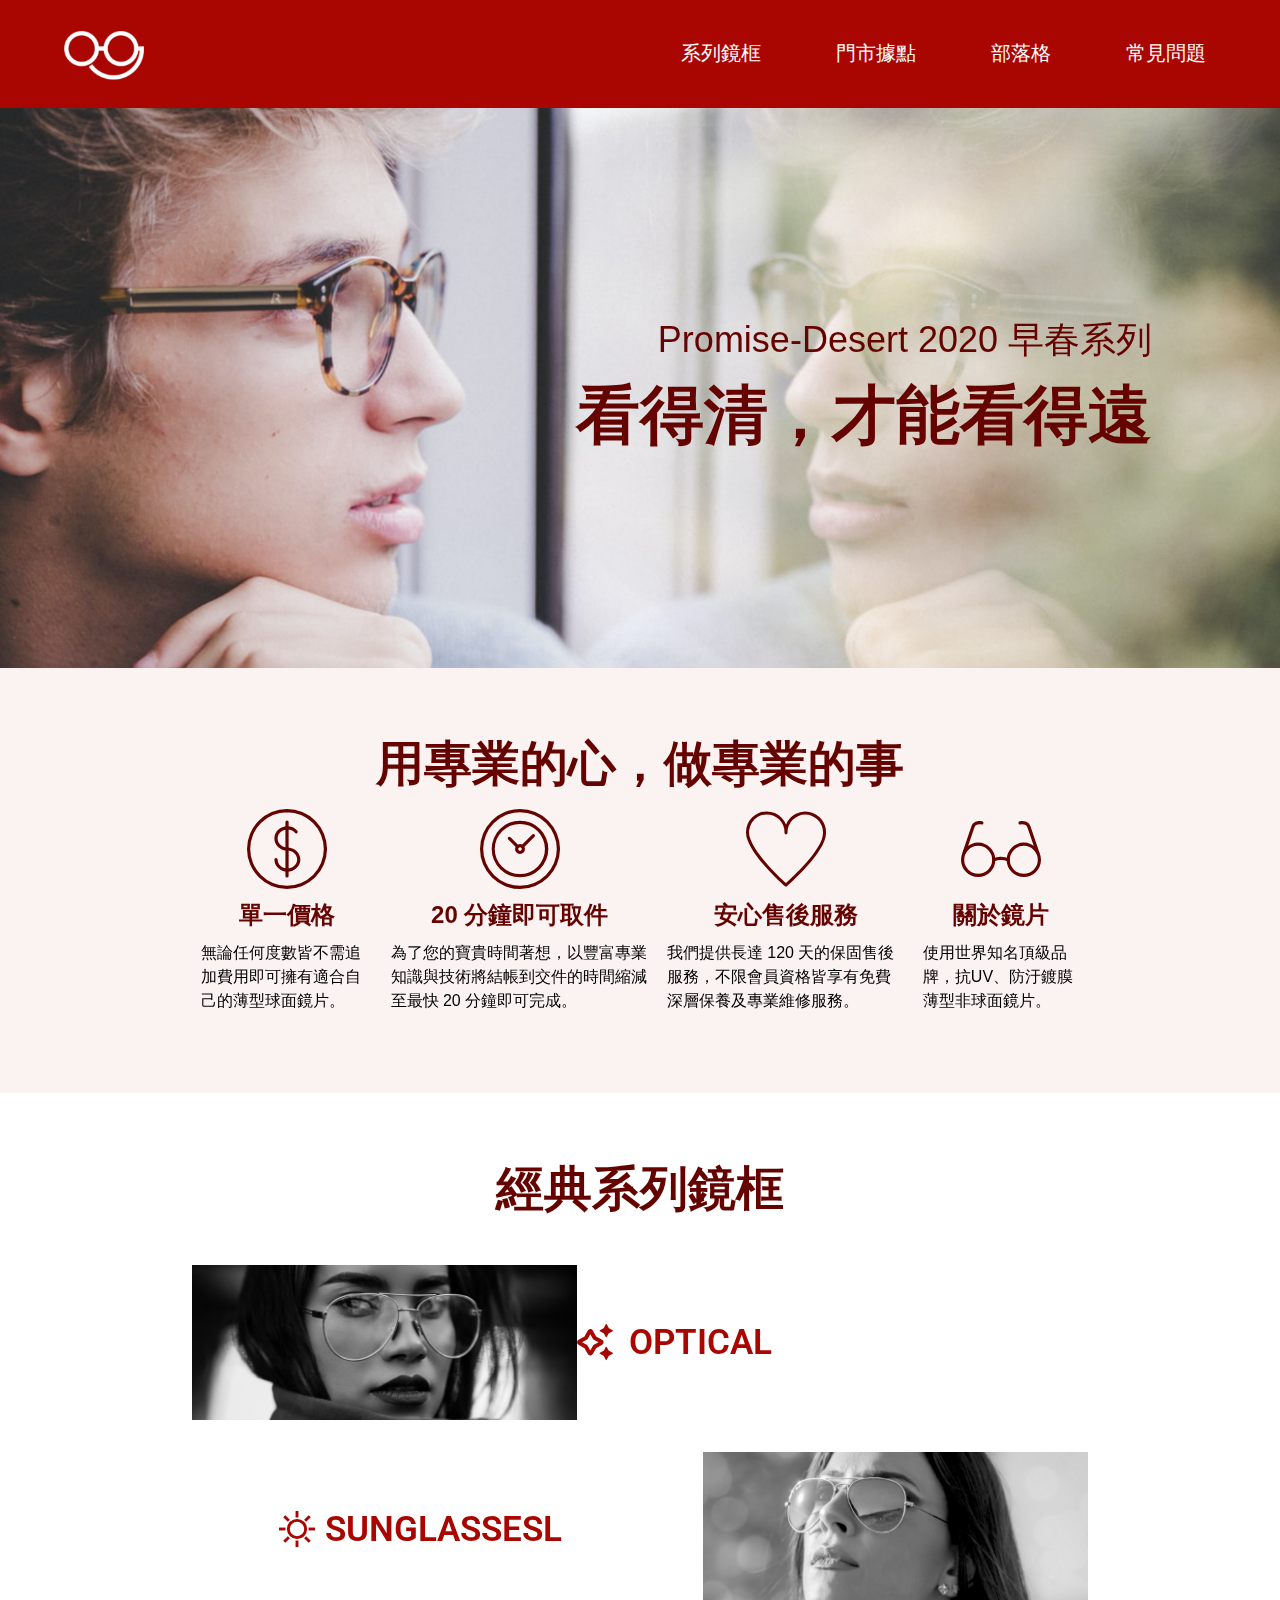
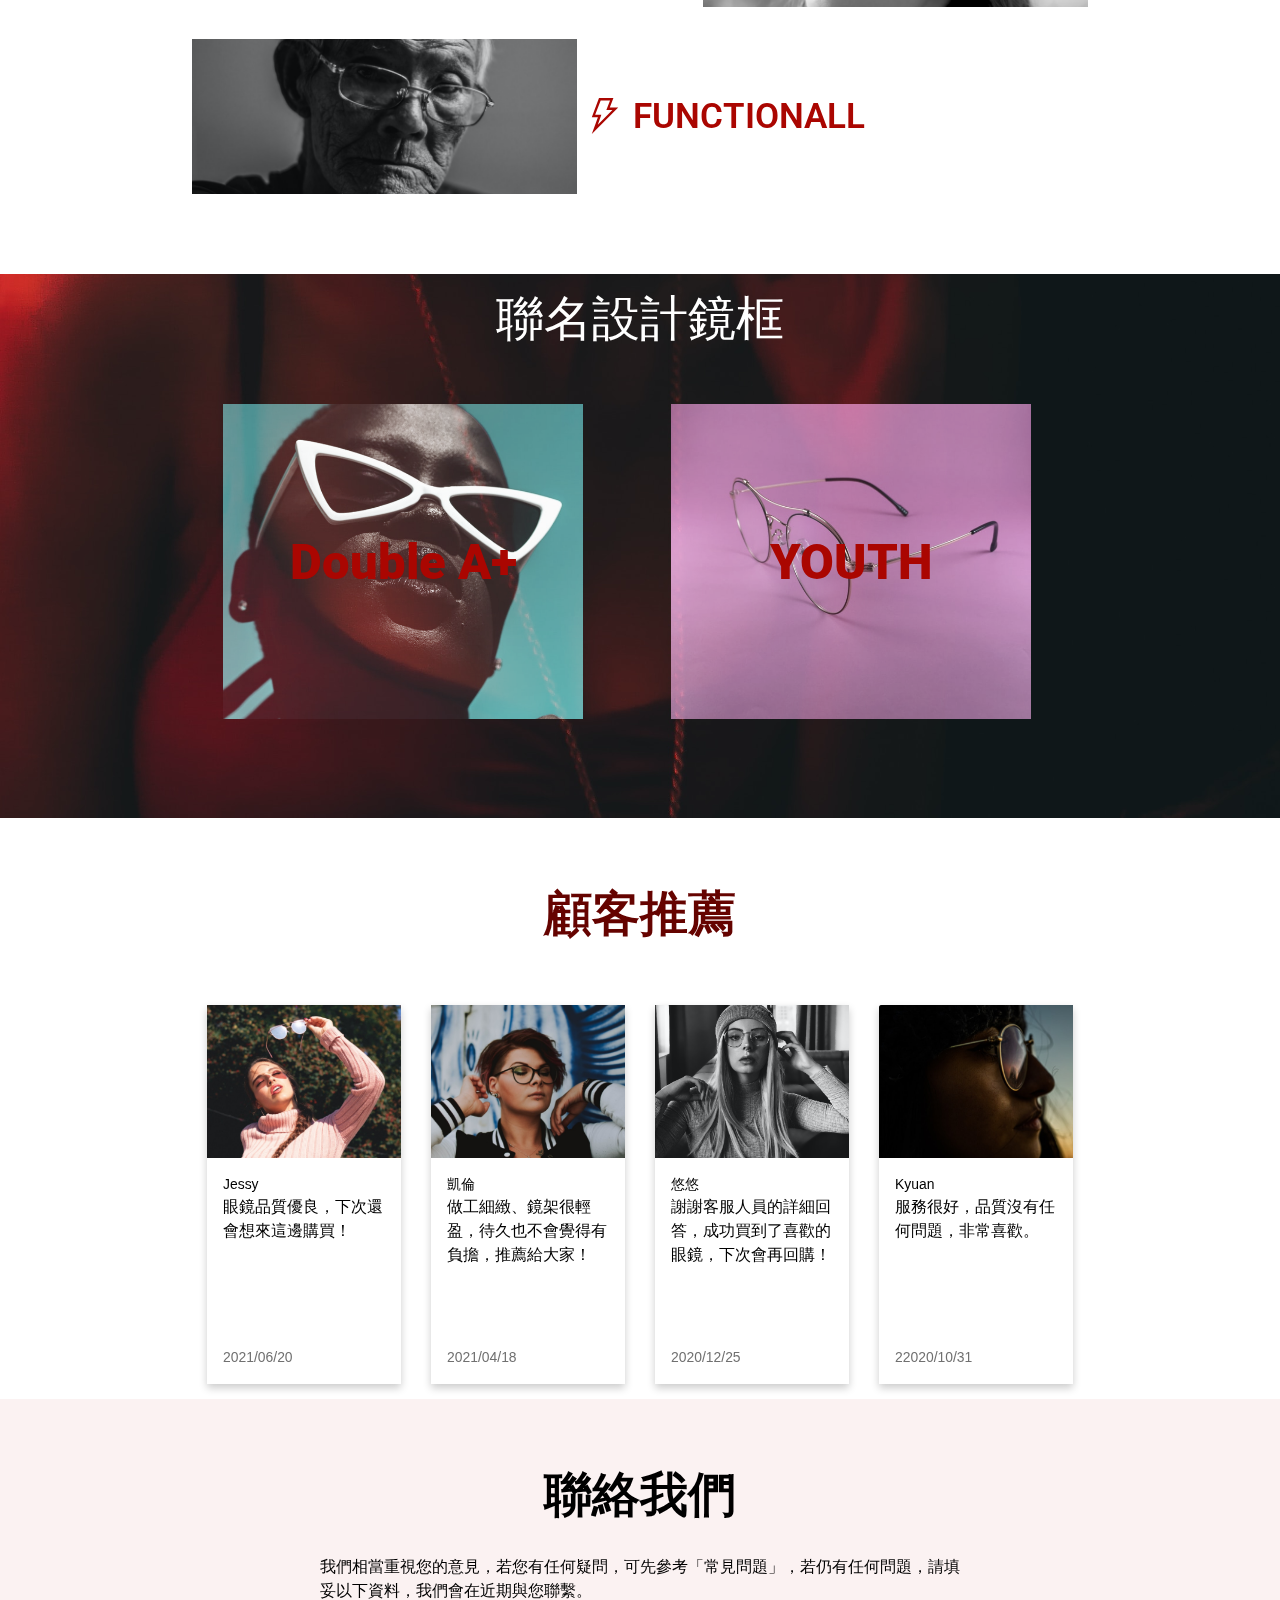
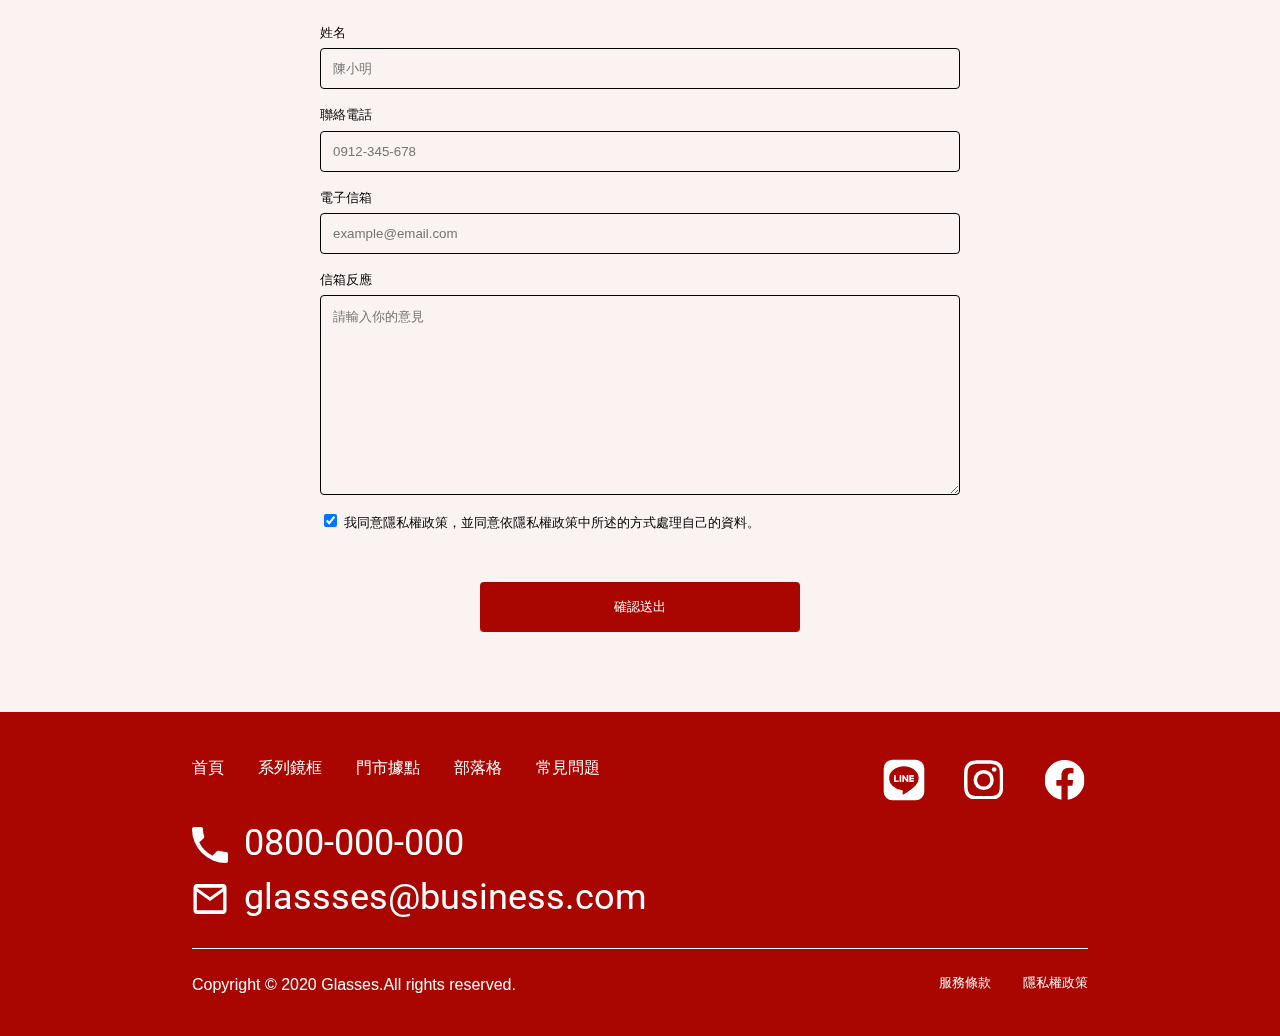
<file: index.html>
<!DOCTYPE html>
<html lang="en">

<head>
  <meta charset="UTF-8">
  <meta name="viewport" content="width=device-width, initial-scale=1.0">
  <meta http-equiv="X-UA-Compatible" content="ie=edge">
  <title>首頁</title>
  <link rel="stylesheet" href="./assets/style/all.css">
</head>

<body>
  <header class="header">
    <nav class="navber">
      <a href="index.html"><img src="./assets/images/logo.png" alt="logo"></a>
      <div class="menu">
        <ul>
          <li><a href="Product_sun.html">系列鏡框</a></li>
          <li><a href="location.html">門市據點</a></li>
          <li><a href="#">部落格</a></li>
          <li><a href="#">常見問題</a></li>
        </ul>
      </div>
    </nav>
  </header>
  
<div class="container">
  <div class="banner">
    <img src="./assets/images/banner.png" alt="banner">
    <div class="title">
      <h3>Promise-Desert 2020 早春系列</h3>
      <h1>看得清，才能看得遠</h1>
    </div>
  </div>
  <div class="contain pt-60 md-pt-40 pb-80 md-pb-24">
    <h2>用專業的心，做專業的事</h2>
    <ul class="item-group">
      <li class="item"><img class="mb-24" src="./assets/images/icon-dollar.svg" alt="">
        <h4>單一價格</h4>
        <p class="color_black">無論任何度數皆不需追加費用即可擁有適合自己的薄型球面鏡片。</p>
      </li>
      <li class="item"><img class="mb-24" src="./assets/images/icon-clock.svg" alt="">
        <h4>20 分鐘即可取件</h4>
        <p class="color_black">為了您的寶貴時間著想，以豐富專業知識與技術將結帳到交件的時間縮減至最快 20 分鐘即可完成。</p>
      </li>
      <li class="item"><img class="mb-24" src="./assets/images/icon-heart.svg" alt="">
        <h4>安心售後服務</h4>
        <p class="color_black">我們提供長達 120 天的保固售後服務，不限會員資格皆享有免費深層保養及專業維修服務。</p>
      </li>
      <li class="item"><img class="mb-24" src="./assets/images/icon-glasses.svg" alt="">
        <h4>關於鏡片</h4>
        <p class="color_black">使用世界知名頂級品牌，抗UV、防汙鍍膜薄型非球面鏡片。</p>
      </li>
    </ul>
  </div>
  <div class="contain-white pt-60  mb-80 md-pt-40 ms-pt-20 ms-mb-20 ">
    <h2 class="pt-40 md-pt-32 ms-pt-0 color_red700 ms-pb-20 ">經典系列鏡框</h2>
    <div class="card_group">
      <img src="./assets/images/product-1.png" alt=""> <a href="#"><i class="fa_sparkles_red">
        </i>OPTICAL</a>
    </div>
    <div class="card_group md-card_group">
      <a href="Product_sun.html"> <i class="fa_isun"></i>SUNGLASSESL</a><img src="./assets/images/product-2.png" alt="">
    </div>
    <div class="card_group">
      <img src="./assets/images/product-3.png" alt=""> <a href="#"><i class="fa_ithunder ">
        </i>FUNCTIONALL</a>
    </div>
  </div>
  <div class="container_bg">
    <div class="banner_design">
      <img src="./assets/images/bg.png" alt="bg">
      <h2 class="pt-40 color_red700 ">聯名設計鏡框</h2>
    </div>

    <div class="banner_item">
      <div class="banner_group ">
        <img class="opacity" src="./assets/images/product-8.png" alt=""> <span>Double A+</span>
      </div>
      <div class="banner_group">
        <img class="opacity" src="./assets/images/product-9.png" alt=""> <span>YOUTH</span>
      </div>
    </div>
  </div>
  <div class="contain-white pt-60">
    <h2 class="pt-40 color_red700">顧客推薦</h2>

    <div class="card_sever_group">
      <div class="card">
        <img src="./assets/images/rec-1.png" alt="">
        <div class="text">
          <h6 class="mb-8"> Jessy</h6>
          <p>眼鏡品質優良，下次還會想來這邊購買！</p>
          <h6 class="color_gary700 mt-52">2021/06/20</h6>
        </div>
      </div>
      <div class="card">
        <img src="./assets/images/rec-2.png" alt="">
        <div class="text">
          <h6 class="mb-8"> 凱倫</h6>
          <p>做工細緻、鏡架很輕盈，待久也不會覺得有負擔，推薦給大家！</p>
          <h6 class="color_gary700 mt-52">2021/04/18</h6>
        </div>
      </div>
      <div class="card">
        <img src="./assets/images/rec-3.png" alt="">
        <div class="text">
          <h6 class="mb-8"> 悠悠</h6>
          <p>謝謝客服人員的詳細回答，成功買到了喜歡的眼鏡，下次會再回購！</p>
          <h6 class="color_gary700 mt-52">2020/12/25</h6>
        </div>
      </div>
      <div class="card">
        <img src="./assets/images/rec-4.png" alt="">
        <div class="text">
          <h6 class="mb-8"> Kyuan</h6>
          <p>服務很好，品質沒有任何問題，非常喜歡。</p>
          <h6 class="color_gary700 mt-52">22020/10/31</h6>
        </div>
      </div>
    </div>
  </div>
  <div class="contain pt-60 pb-80 ">
    <h2 class="color_black">聯絡我們</h2>
    <div class="input_text color_black">
      <p>我們相當重視您的意見，若您有任何疑問，可先參考「常見問題」，若仍有任何問題，請填妥以下資料，我們會在近期與您聯繫。</p>
      <div class="container_form">
        <form action="">
          <label for="fname">姓名</label>
          <input type="text" id="fname" name="name" placeholder="陳小明">
          <label for="tel">聯絡電話</label>
          <input type="text" id="tel" name="tel" placeholder="0912-345-678">
          <label for="Email">電子信箱</label>
          <input type="text" id="tel" name="tel" placeholder="example@email.com">
          <label for="subject">信箱反應</label>
          <textarea id="subject" name="subject" placeholder="請輸入你的意見" style="height:200px"></textarea>
          <label>
            <input type="checkbox" checked="checked" name="remember" style="margin-bottom:15px">
            我同意隱私權政策，並同意依隱私權政策中所述的方式處理自己的資料。
          </label>
          <div class="submit">
            <input type="submit" value="確認送出">
          </div>
        </form>
      </div>
    </div>
  </div>
</div>

  <footer class="footer">
    <div class="message">
      <Ul class="product">
        <li><a href="index.html">首頁</a></li>
        <li><a href="Product_sun.html">系列鏡框</a></li>
        <li><a href="location.html">門市據點</a></li>
        <li><a href="#">部落格</a></li>
        <li><a href="#">常見問題</a></li>
        <li class="ig"><img src="./assets/images/icon-fb.svg" alt=""><img src="./assets/images/icon-ig.svg" alt=""><img
            src="./assets/images/icon-line.svg" alt=""></li>
      </Ul>
      <ul class="connection">
        <li><i class="fa_iphone  "></i>0800-000-000<a href="tel:+886-0800-000-000"></a></li>
        <li><i class="fa_imail"></i>glassses@business.com<a href="mailto:glassses@business.com"></a></li>
      </ul>
      <ul class="Copyright">
        <p>Copyright © 2020 Glasses.All rights reserved.</p>
        <li class="right">隱私權政策</li>
        <li>服務條款</li>
      </ul>
    </div>
  </footer>
  <script src="./assets/js/vendors.js"></script>
  <script src="./assets/js/all.js"></script>
</body>

</html>
</file>
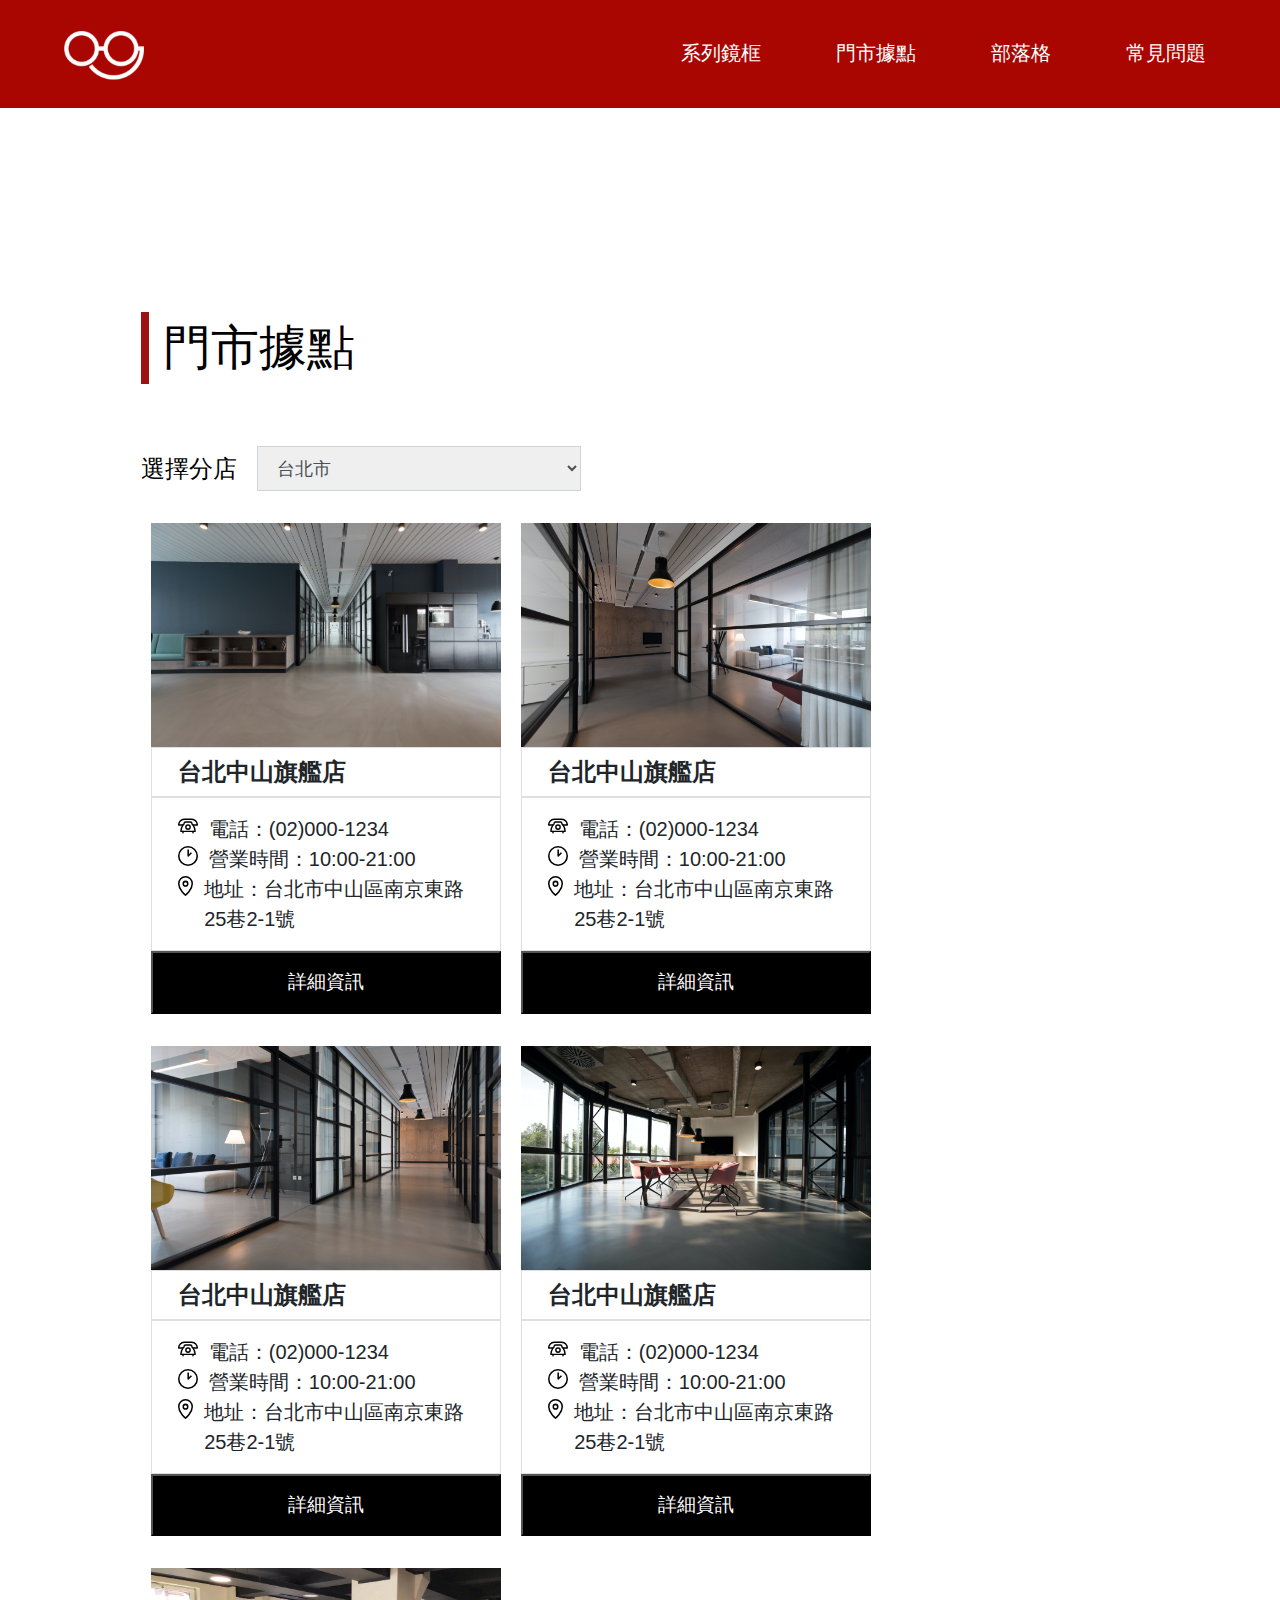
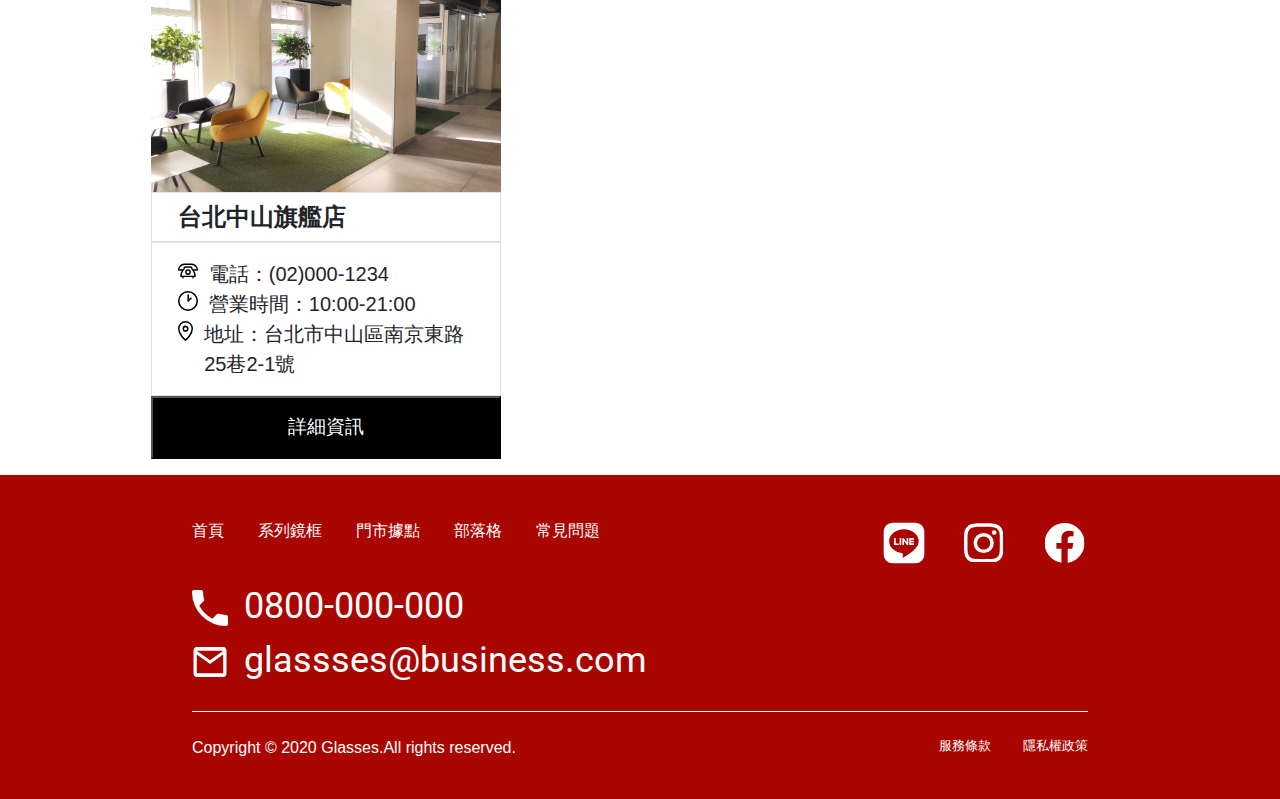
<file: location.html>
<!DOCTYPE html>
<html lang="en">

<head>
  <meta charset="UTF-8">
  <meta name="viewport" content="width=device-width, initial-scale=1.0">
  <meta http-equiv="X-UA-Compatible" content="ie=edge">
  <title>太陽眼鏡</title>
  <link rel="stylesheet" href="./assets/style/all.css">
</head>

<body>
  <header class="header">
    <nav class="navber">
      <a href="index.html"><img src="./assets/images/logo.png" alt="logo"></a>
      <div class="menu">
        <ul>
          <li><a href="Product_sun.html">系列鏡框</a></li>
          <li><a href="location.html">門市據點</a></li>
          <li><a href="#">部落格</a></li>
          <li><a href="#">常見問題</a></li>
        </ul>
      </div>
    </nav>
  </header>
  <div class="container">
    <div class="container_map">
        <div class="borde">
            <h2>門市據點</h2>
        </div>
        <div class="maps_chose">
            <h4>選擇分店</h4>
            <select name="台北市" id="">
                <option value="First value">台北市</option>
            </select>
        </div>

        <div class="map_group">
            <div class="map">
                <img src="./assets/images/locate1.jpeg" alt="">
                <div class="map_text">
                    <h4>台北中山旗艦店</h4>
                    <ul>
                        <li><img src="./assets/images/icon-phone-black.svg" alt="">電話：(02)000-1234</li>
                        <li><img src="./assets/images/icon-clock-black.svg" alt="">營業時間：10:00-21:00</li>
                        <li><img src="./assets/images/icon-map.svg" alt="">地址：台北市中山區南京東路25巷2-1號</li>
                    </ul>
                </div>
                <button class="map_button"> <a href="location_link.html" target="_blank"
                        rel="noopener noreferrer">詳細資訊</a></button>
            </div>
            <div class="map">
                <img src="./assets/images/locate2.jpg" alt="">
                <div class="map_text">
                    <h4>台北中山旗艦店</h4>
                    <ul>
                        <li><img src="./assets/images/icon-phone-black.svg" alt="">電話：(02)000-1234</li>
                        <li><img src="./assets/images/icon-clock-black.svg" alt="">營業時間：10:00-21:00</li>
                        <li><img src="./assets/images/icon-map.svg" alt="">地址：台北市中山區南京東路25巷2-1號</li>
                    </ul>
                </div>
                <button class="map_button"> <a href="location_link.html" target="_blank"
                        rel="noopener noreferrer">詳細資訊</a></button>
            </div>
            <div class="map">
                <img src="./assets/images/locate3.jpg" alt="">
                <div class="map_text">
                    <h4>台北中山旗艦店</h4>
                    <ul>
                        <li><img src="./assets/images/icon-phone-black.svg" alt="">電話：(02)000-1234</li>
                        <li><img src="./assets/images/icon-clock-black.svg" alt="">營業時間：10:00-21:00</li>
                        <li><img src="./assets/images/icon-map.svg" alt="">地址：台北市中山區南京東路25巷2-1號</li>
                    </ul>
                </div>
                <button class="map_button">詳細資訊</button>
            </div>
            <div class="map">
                <img src="./assets/images//locate4.jpg" alt="">
                <div class="map_text">
                    <h4>台北中山旗艦店</h4>
                    <ul>
                        <li><img src="./assets/images/icon-phone-black.svg" alt="">電話：(02)000-1234</li>
                        <li><img src="./assets/images/icon-clock-black.svg" alt="">營業時間：10:00-21:00</li>
                        <li><img src="./assets/images/icon-map.svg" alt="">地址：台北市中山區南京東路25巷2-1號</li>
                    </ul>
                </div>
                <button class="map_button">詳細資訊</button>
            </div>
            <div class="map">
                <img src="./assets/images/locate5.jpg" alt="">
                <div class="map_text">
                    <h4>台北中山旗艦店</h4>
                    <ul>
                        <li><img src="./assets/images/icon-phone-black.svg" alt="">電話：(02)000-1234</li>
                        <li><img src="./assets/images/icon-clock-black.svg" alt="">營業時間：10:00-21:00</li>
                        <li><img src="./assets/images/icon-map.svg" alt="">地址：台北市中山區南京東路25巷2-1號</li>
                    </ul>
                </div>
                <button class="map_button">詳細資訊 </button>
            </div>
        </div>
    </div>

</div>

  <footer class="footer">
    <div class="message">
      <Ul class="product">
        <li><a href="index.html">首頁</a></li>
        <li><a href="Product_sun.html">系列鏡框</a></li>
        <li><a href="location.html">門市據點</a></li>
        <li><a href="#">部落格</a></li>
        <li><a href="#">常見問題</a></li>
        <li class="ig"><img src="./assets/images/icon-fb.svg" alt=""><img src="./assets/images/icon-ig.svg" alt=""><img
            src="./assets/images/icon-line.svg" alt=""></li>
      </Ul>
      <ul class="connection">
        <li><i class="fa_iphone  "></i>0800-000-000<a href="tel:+886-0800-000-000"></a></li>
        <li><i class="fa_imail"></i>glassses@business.com<a href="mailto:glassses@business.com"></a></li>
      </ul>
      <ul class="Copyright">
        <p>Copyright © 2020 Glasses.All rights reserved.</p>
        <li class="right">隱私權政策</li>
        <li>服務條款</li>
      </ul>
    </div>
  </footer>
  <script src="./assets/js/vendors.js"></script>
  <script src="./assets/js/all.js"></script>
</body>

</html>
</file>
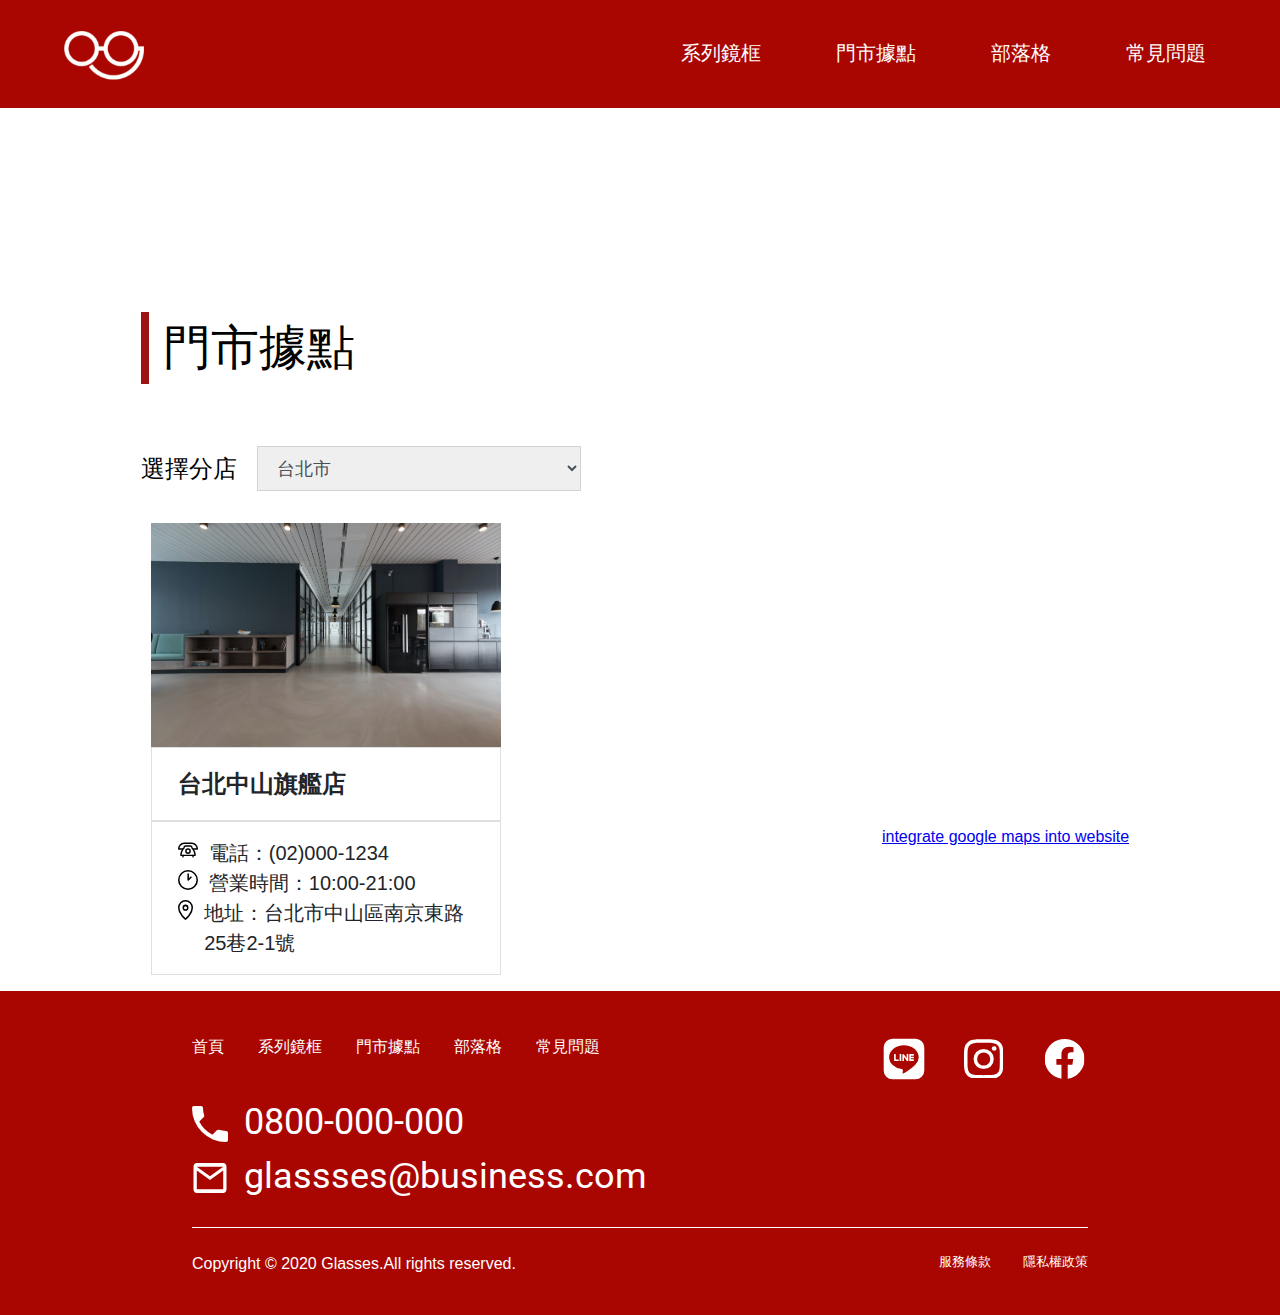
<file: location_link.html>
<!DOCTYPE html>
<html lang="en">

<head>
  <meta charset="UTF-8">
  <meta name="viewport" content="width=device-width, initial-scale=1.0">
  <meta http-equiv="X-UA-Compatible" content="ie=edge">
  <title>太陽眼鏡</title>
  <link rel="stylesheet" href="./assets/style/all.css">
</head>

<body>
  <header class="header">
    <nav class="navber">
      <a href="index.html"><img src="./assets/images/logo.png" alt="logo"></a>
      <div class="menu">
        <ul>
          <li><a href="Product_sun.html">系列鏡框</a></li>
          <li><a href="location.html">門市據點</a></li>
          <li><a href="#">部落格</a></li>
          <li><a href="#">常見問題</a></li>
        </ul>
      </div>
    </nav>
  </header>
  <div class="container">
    <div class="container_map">
        <div class="borde">
            <h2>門市據點</h2>
        </div>
        <div class="maps_chose">
            <h4>選擇分店</h4>
            <select name="台北市" id="">
                <option value="First value">台北市</option>
            </select>
        </div>

        <div class="map_group2">
            <div class="map2">
                <img src="./assets/images/locate1.jpeg" alt="">
                <div class="map_text2">
                    <h4>台北中山旗艦店</h4>
                    <ul>
                        <li><img src="./assets/images/icon-phone-black.svg" alt="">電話：(02)000-1234</li>
                        <li><img src="./assets/images/icon-clock-black.svg" alt="">營業時間：10:00-21:00</li>
                        <li><img src="./assets/images/icon-map.svg" alt="">地址：台北市中山區南京東路25巷2-1號</li>
                    </ul>
                </div>

            </div>
            <div class="mapouter">
                <div class="gmap_canvas"><iframe width="100%" height="70%" id="gmap_canvas"
                        src="https://maps.google.com/maps?q=%E5%8F%B0%E5%8C%97%E5%B8%82%E4%B8%AD%E5%B1%B1%E5%8D%80&t=&z=13&ie=UTF8&iwloc=&output=embed"
                        frameborder="0" scrolling="no" marginheight="0" marginwidth="0"></iframe><a
                        href="https://www.embedgooglemap.net/blog/divi-discount-code-elegant-themes-coupon/"></a><br>
                    <!-- <style>
                    .mapouter {
                        position: relative;
                        text-align: right;
                        height: 422px;
                        width: 600px;
                    }
               </style> -->
                    <a href="https://www.embedgooglemap.net">integrate google maps into website</a>
                    <!-- <style>
                    .gmap_canvas {
                        overflow: hidden;
                        background: none !important;
                        height: 422px;
                        width: 600px;
                    }
                </style> -->
                </div>
            </div>

        </div>

    </div>

  <footer class="footer">
    <div class="message">
      <Ul class="product">
        <li><a href="index.html">首頁</a></li>
        <li><a href="Product_sun.html">系列鏡框</a></li>
        <li><a href="location.html">門市據點</a></li>
        <li><a href="#">部落格</a></li>
        <li><a href="#">常見問題</a></li>
        <li class="ig"><img src="./assets/images/icon-fb.svg" alt=""><img src="./assets/images/icon-ig.svg" alt=""><img
            src="./assets/images/icon-line.svg" alt=""></li>
      </Ul>
      <ul class="connection">
        <li><i class="fa_iphone  "></i>0800-000-000<a href="tel:+886-0800-000-000"></a></li>
        <li><i class="fa_imail"></i>glassses@business.com<a href="mailto:glassses@business.com"></a></li>
      </ul>
      <ul class="Copyright">
        <p>Copyright © 2020 Glasses.All rights reserved.</p>
        <li class="right">隱私權政策</li>
        <li>服務條款</li>
      </ul>
    </div>
  </footer>
  <script src="./assets/js/vendors.js"></script>
  <script src="./assets/js/all.js"></script>
</body>

</html>
</file>
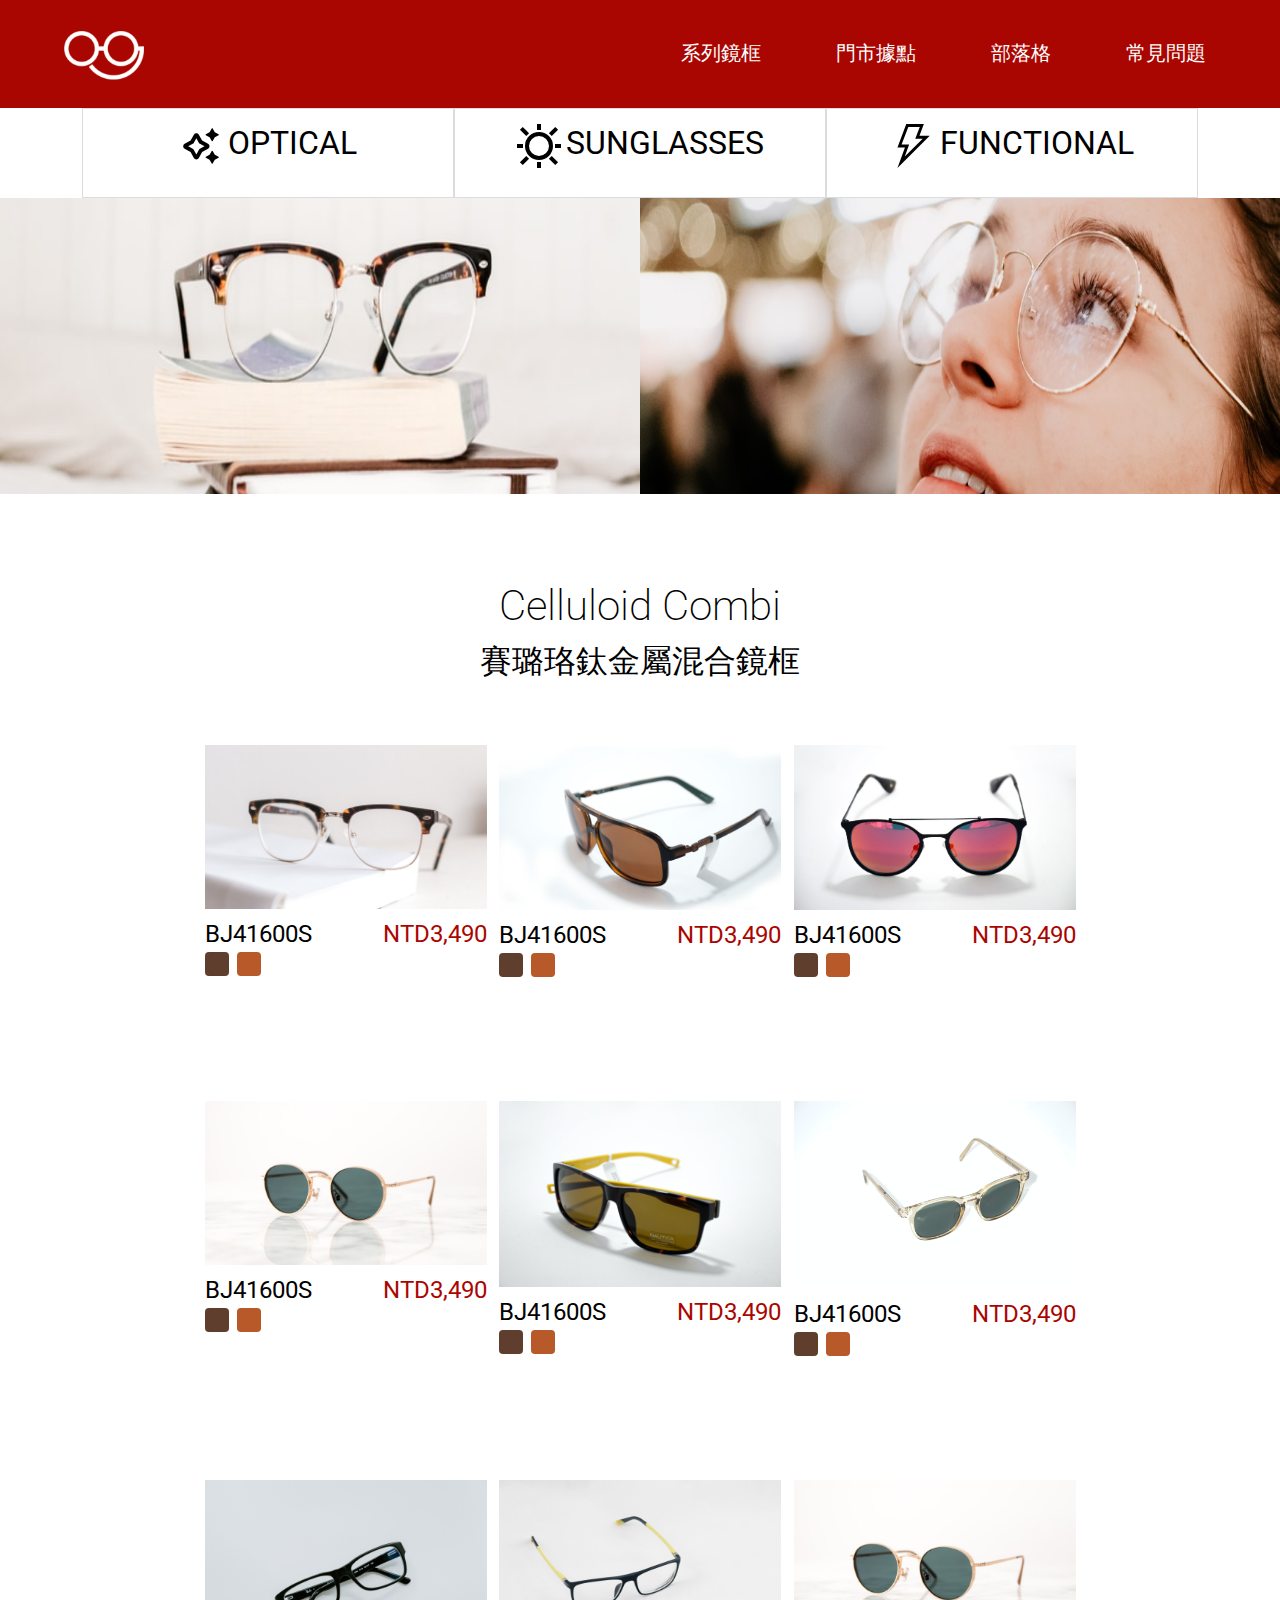
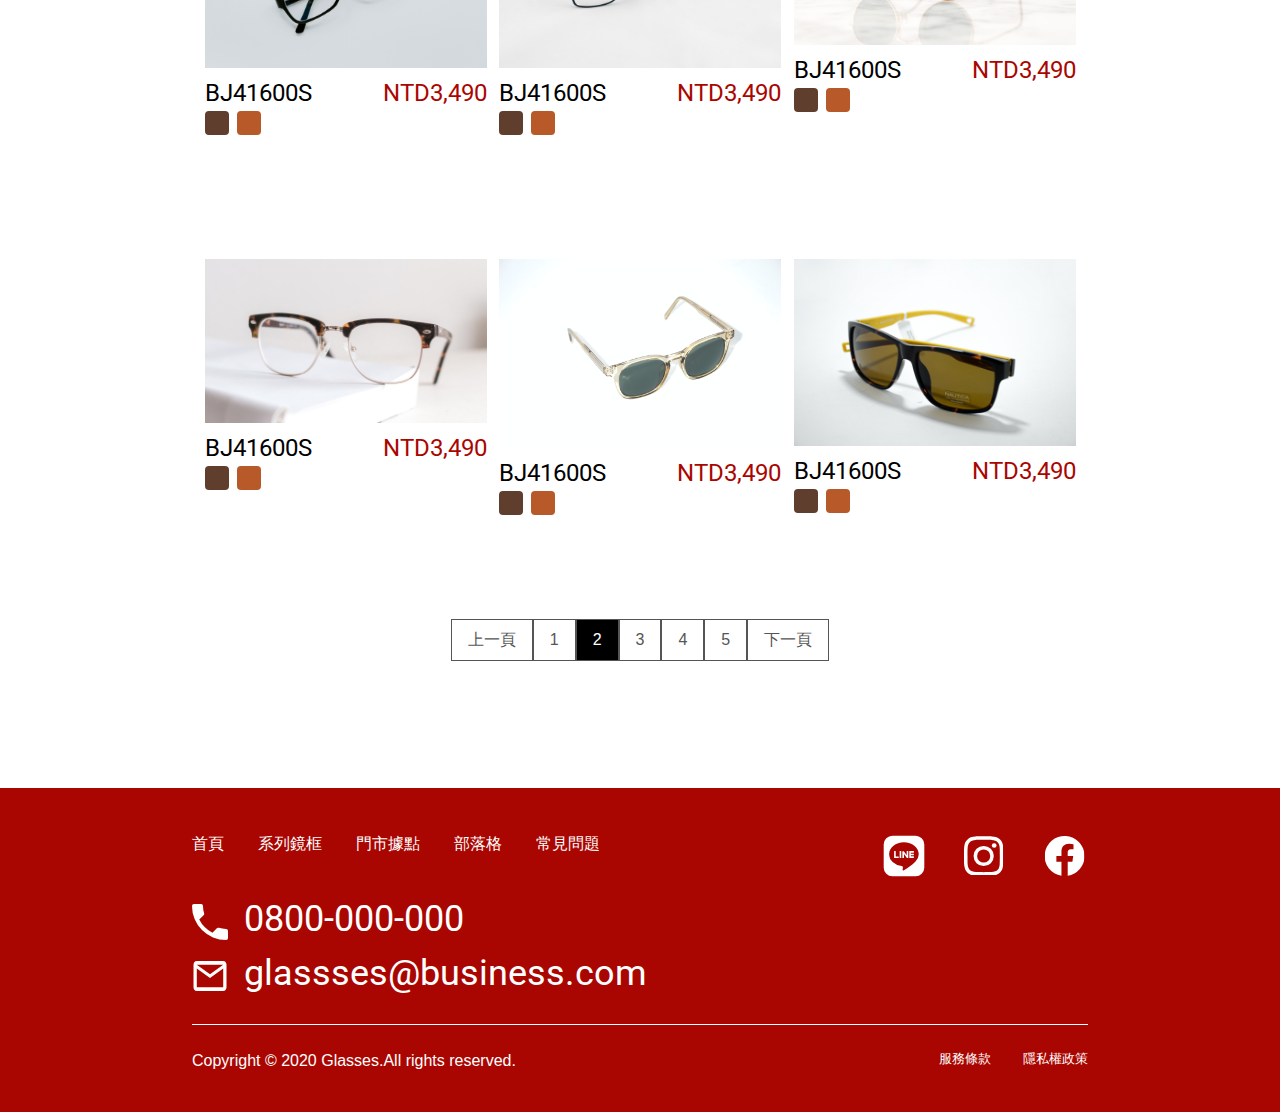
<file: Product_sun.html>
<!DOCTYPE html>
<html lang="en">

<head>
  <meta charset="UTF-8">
  <meta name="viewport" content="width=device-width, initial-scale=1.0">
  <meta http-equiv="X-UA-Compatible" content="ie=edge">
  <title>太陽眼鏡</title>
  <link rel="stylesheet" href="./assets/style/all.css">
</head>

<body>
  <header class="header">
    <nav class="navber">
      <a href="index.html"><img src="./assets/images/logo.png" alt="logo"></a>
      <div class="menu">
        <ul>
          <li><a href="Product_sun.html">系列鏡框</a></li>
          <li><a href="location.html">門市據點</a></li>
          <li><a href="#">部落格</a></li>
          <li><a href="#">常見問題</a></li>
        </ul>
      </div>
    </nav>
  </header>
  <div class="container">
    <ul class="product-menu">
        <li><a href="Product_sun.html"><img src="./assets/images/sparkles.svg" alt="">OPTICAL</a></li>
        <li ><a href="sunglass.html" class="active"><img src="./assets/images/icon-sun-black.svg" alt="">SUNGLASSES</a></li>
        <li><a href=""><img src="./assets/images/icon-thunder-black.svg" alt="">FUNCTIONAL</a></li>
    </ul>
    <div class="optical-banner">
        <div class="banner-img"><img src="./assets/images/banner-1.png" alt=""></div>
        <div class="banner-img"><img src="./assets/images/banner-2.png" alt=""></div>       
    </div>
    <div class="celluloid-box">
    <p class="fs-1 ff-R">Celluloid Combi</p>
    <p class="fs-2">賽璐珞鈦金屬混合鏡框</p>
    <div class="celluloid-product-group">
        <div class="celluloid-product">
            <img src="./assets/images/products-1.png" alt="">
            <div class="celluloid-item">
                <h4 class="ff-R  ">BJ41600S</h4>
                <h4 class="text-red300 ff-R  ">NTD3,490</h4>    
            </div>   
            <div class="box">
                <span class="color-box-1"></span>
                <span class="color-box-2"></span>
            </div>
        </div>
        <div class="celluloid-product">
            <img src="./assets/images/products-2.png" alt="">
            <div class="celluloid-item">
                <h4 class="ff-R  ">BJ41600S</h4>
                <h4 class="text-red300 ff-R  ">NTD3,490</h4>
            </div>
            <div class="box">
                <span class="color-box-1"></span>
                <span class="color-box-2"></span>
            </div>
        </div>
        <div class="celluloid-product">
            <img src="./assets/images/products-3.png" alt="">
            <div class="celluloid-item">
                <h4 class="ff-R  ">BJ41600S</h4>
                <h4 class="text-red300 ff-R  ">NTD3,490</h4>
            </div>
            <div class="box">
                <span class="color-box-1"></span>
                <span class="color-box-2"></span>
            </div>
        </div>
        <div class="celluloid-product">
            <img src="./assets/images/products-4.png" alt="">
            <div class="celluloid-item">
                <h4 class="ff-R  ">BJ41600S</h4>
                <h4 class="text-red300 ff-R  ">NTD3,490</h4>
            </div>
            <div class="box">
                <span class="color-box-1"></span>
                <span class="color-box-2"></span>
            </div>
        </div>
        <div class="celluloid-product">
            <img src="./assets/images/products-5.jpg" alt="">
            <div class="celluloid-item">
                <h4 class="ff-R  ">BJ41600S</h4>
                <h4 class="text-red300 ff-R  ">NTD3,490</h4>
            </div>
            <div class="box">
                <span class="color-box-1"></span>
                <span class="color-box-2"></span>
            </div>
        </div>
        <div class="celluloid-product">
            <img src="./assets/images/products-6.jpg" alt="">
            <div class="celluloid-item">
                <h4 class="ff-R  ">BJ41600S</h4>
                <h4 class="text-red300 ff-R  ">NTD3,490</h4>
            </div>
            <div class="box">
                <span class="color-box-1"></span>
                <span class="color-box-2"></span>
            </div>
        </div>
        <div class="celluloid-product">
            <img src="./assets/images/products-7.jpg" alt="">
            <div class="celluloid-item">
                <h4 class="ff-R  ">BJ41600S</h4>
                <h4 class="text-red300 ff-R  ">NTD3,490</h4>
            </div>
            <div class="box">
                <span class="color-box-1"></span>
                <span class="color-box-2"></span>
            </div>
        </div>
        <div class="celluloid-product">
            <img src="./assets/images/products-8.jpg" alt="">
            <div class="celluloid-item">
                <h4 class="ff-R  ">BJ41600S</h4>
                <h4 class="text-red300 ff-R  ">NTD3,490</h4>
            </div>
            <div class="box">
                <span class="color-box-1"></span>
                <span class="color-box-2"></span>
            </div>
        </div>
        <div class="celluloid-product">
            <img src="./assets/images/products-4.png" alt="">
            <div class="celluloid-item">
                <h4 class="ff-R  ">BJ41600S</h4>
                <h4 class="text-red300 ff-R  ">NTD3,490</h4>
            </div>
            <div class="box">
                <span class="color-box-1"></span>
                <span class="color-box-2"></span>
            </div>
        </div>
        <div class="celluloid-product">
            <img src="./assets/images/products-1.png" alt="">
            <div class="celluloid-item">
                <h4 class="ff-R  ">BJ41600S</h4>
                <h4 class="text-red300 ff-R  ">NTD3,490</h4>
            </div>
            <div class="box">
                <span class="color-box-1"></span>
                <span class="color-box-2"></span>
            </div>
        </div>
        <div class="celluloid-product">
            <img src="./assets/images/products-6.jpg" alt="">
            <div class="celluloid-item">
                <h4 class="ff-R  ">BJ41600S</h4>
                <h4 class="text-red300 ff-R  ">NTD3,490</h4>
            </div>
            <div class="box">
                <span class="color-box-1"></span>
                <span class="color-box-2"></span>
            </div>
        </div>
        <div class="celluloid-product">
            <img src="./assets/images/products-5.jpg" alt="">
            <div class="celluloid-item">
                <h4 class="ff-R  ">BJ41600S</h4>
                <h4 class="text-red300 ff-R  ">NTD3,490</h4>
            </div>
            <div class="box">
                <span class="color-box-1"></span>
                <span class="color-box-2"></span>
            </div>
        </div>
        


    </div>
    
        <ul class="pagination">
            <li><a href="#">上一頁</a></li>
            <li><a href="#">1</a></li>
            <li><a class="active" href="#">2</a></li>
            <li><a href="#">3</a></li>
            <li><a href="#">4</a></li>
            <li><a href="#">5</a></li>
            <li><a href="#">下一頁</a></li>
            
        </ul>
  

    </div>

</div>

  <footer class="footer">
    <div class="message">
      <Ul class="product">
        <li><a href="index.html">首頁</a></li>
        <li><a href="Product_sun.html">系列鏡框</a></li>
        <li><a href="location.html">門市據點</a></li>
        <li><a href="#">部落格</a></li>
        <li><a href="#">常見問題</a></li>
        <li class="ig"><img src="./assets/images/icon-fb.svg" alt=""><img src="./assets/images/icon-ig.svg" alt=""><img
            src="./assets/images/icon-line.svg" alt=""></li>
      </Ul>
      <ul class="connection">
        <li><i class="fa_iphone  "></i>0800-000-000<a href="tel:+886-0800-000-000"></a></li>
        <li><i class="fa_imail"></i>glassses@business.com<a href="mailto:glassses@business.com"></a></li>
      </ul>
      <ul class="Copyright">
        <p>Copyright © 2020 Glasses.All rights reserved.</p>
        <li class="right">隱私權政策</li>
        <li>服務條款</li>
      </ul>
    </div>
  </footer>
  <script src="./assets/js/vendors.js"></script>
  <script src="./assets/js/all.js"></script>
</body>

</html>
</file>
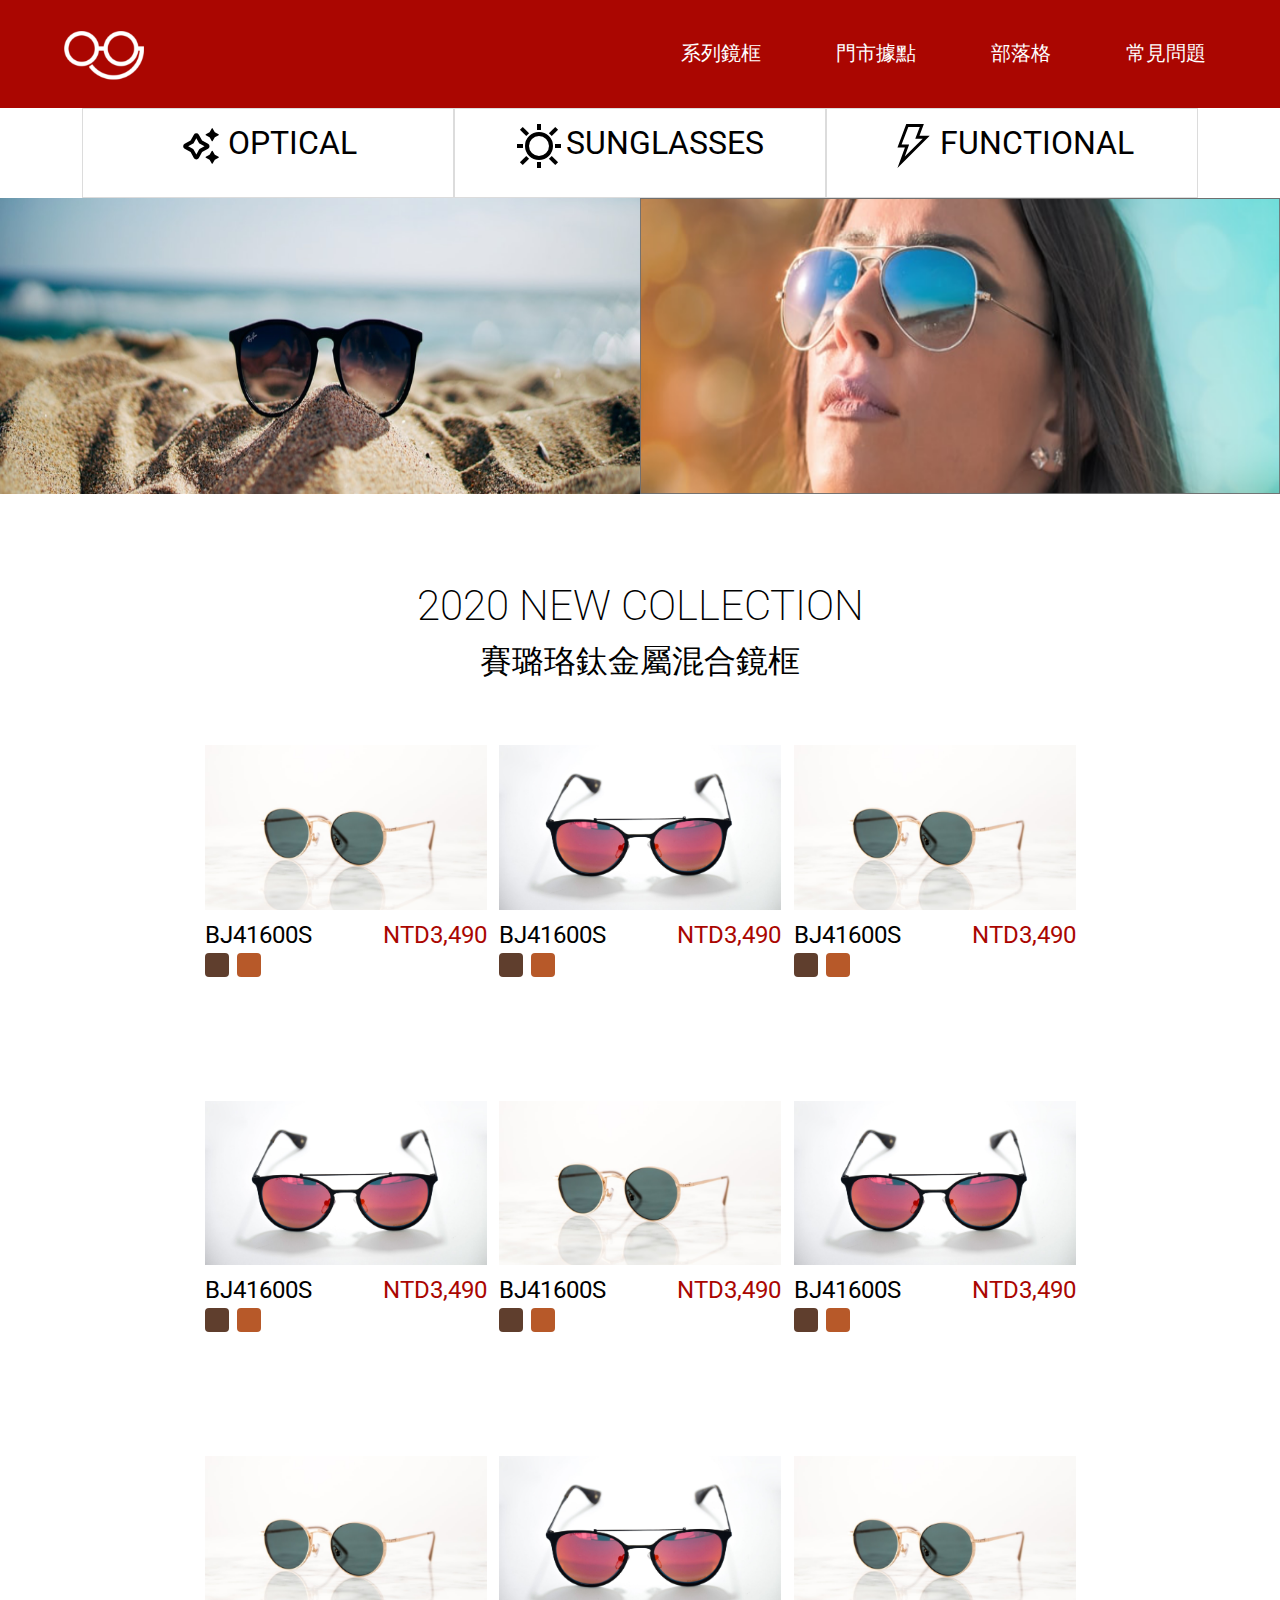
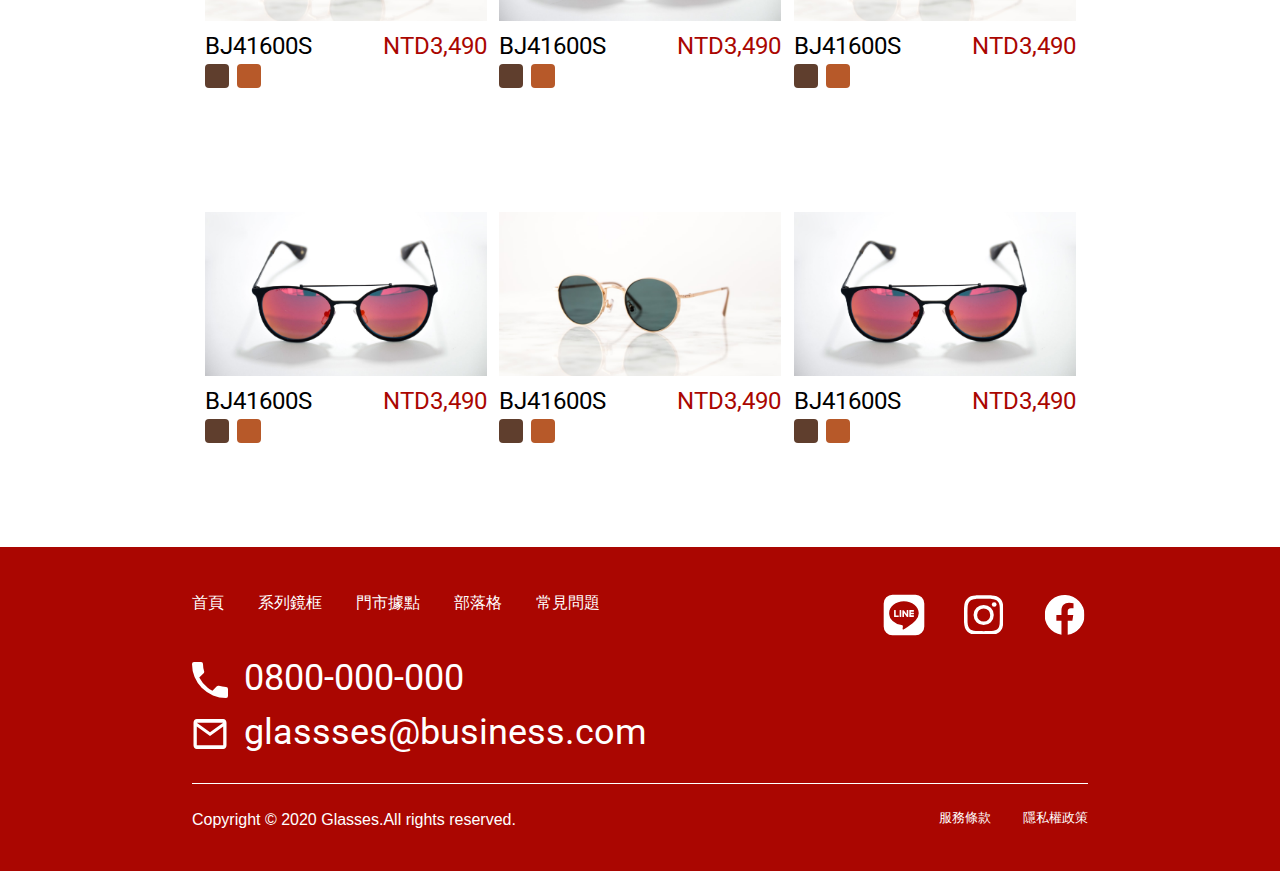
<file: sunglass.html>
<!DOCTYPE html>
<html lang="en">

<head>
  <meta charset="UTF-8">
  <meta name="viewport" content="width=device-width, initial-scale=1.0">
  <meta http-equiv="X-UA-Compatible" content="ie=edge">
  <title>太陽眼鏡</title>
  <link rel="stylesheet" href="./assets/style/all.css">
</head>

<body>
  <header class="header">
    <nav class="navber">
      <a href="index.html"><img src="./assets/images/logo.png" alt="logo"></a>
      <div class="menu">
        <ul>
          <li><a href="Product_sun.html">系列鏡框</a></li>
          <li><a href="location.html">門市據點</a></li>
          <li><a href="#">部落格</a></li>
          <li><a href="#">常見問題</a></li>
        </ul>
      </div>
    </nav>
  </header>
  <div class="container">
    <ul class="product-menu">
        <li><a href="Product_sun.html"><img src="./assets/images/sparkles.svg" alt="">OPTICAL</a></li>
        <li><a href="sunglass.html" class="active"><img src="./assets/images/icon-sun-black.svg"
                    alt="">SUNGLASSES</a></li>
        <li><a href=""><img src="./assets/images/icon-thunder-black.svg" alt="">FUNCTIONAL</a></li>
    </ul>
    <div class="optical-banner">
        <div class="banner-img"><img src="./assets/images/banner-3.png" alt=""></div>
        <div class="banner-img"><img src="./assets/images/product-2-color.png" alt=""></div>
    </div>
    <div class="celluloid-box">
        <p class="fs-1 ff-R">2020 NEW COLLECTION</p>
        <p class="fs-2">賽璐珞鈦金屬混合鏡框</p>
        <div class="celluloid-product-group">
            <div class="celluloid-product">
                <img src="./assets/images/products-4.png" alt="">
                <div class="celluloid-item">
                    <h4 class="ff-R  ">BJ41600S</h4>
                    <h4 class="text-red300 ff-R  ">NTD3,490</h4>
                </div>
                <div class="box">
                    <span class="color-box-1"></span>
                    <span class="color-box-2"></span>
                </div>
            </div>
            <div class="celluloid-product">
                <img src="./assets/images/products-3.png" alt="">
                <div class="celluloid-item">
                    <h4 class="ff-R  ">BJ41600S</h4>
                    <h4 class="text-red300 ff-R  ">NTD3,490</h4>
                </div>
                <div class="box">
                    <span class="color-box-1"></span>
                    <span class="color-box-2"></span>
                </div>
            </div>
            <div class="celluloid-product">
                <img src="./assets/images/products-4.png" alt="">
                <div class="celluloid-item">
                    <h4 class="ff-R  ">BJ41600S</h4>
                    <h4 class="text-red300 ff-R  ">NTD3,490</h4>
                </div>
                <div class="box">
                    <span class="color-box-1"></span>
                    <span class="color-box-2"></span>
                </div>
            </div>
            <div class="celluloid-product">
                <img src="./assets/images/products-3.png" alt="">
                <div class="celluloid-item">
                    <h4 class="ff-R  ">BJ41600S</h4>
                    <h4 class="text-red300 ff-R  ">NTD3,490</h4>
                </div>
                <div class="box">
                    <span class="color-box-1"></span>
                    <span class="color-box-2"></span>
                </div>
            </div>
            <div class="celluloid-product">
                <img src="./assets/images/products-4.png" alt="">
                <div class="celluloid-item">
                    <h4 class="ff-R  ">BJ41600S</h4>
                    <h4 class="text-red300 ff-R  ">NTD3,490</h4>
                </div>
                <div class="box">
                    <span class="color-box-1"></span>
                    <span class="color-box-2"></span>
                </div>
            </div>
            <div class="celluloid-product">
                <img src="./assets/images/products-3.png" alt="">
                <div class="celluloid-item">
                    <h4 class="ff-R  ">BJ41600S</h4>
                    <h4 class="text-red300 ff-R  ">NTD3,490</h4>
                </div>
                <div class="box">
                    <span class="color-box-1"></span>
                    <span class="color-box-2"></span>
                </div>
            </div>
            <div class="celluloid-product">
                <img src="./assets/images/products-4.png" alt="">
                <div class="celluloid-item">
                    <h4 class="ff-R  ">BJ41600S</h4>
                    <h4 class="text-red300 ff-R  ">NTD3,490</h4>
                </div>
                <div class="box">
                    <span class="color-box-1"></span>
                    <span class="color-box-2"></span>
                </div>
            </div>
            <div class="celluloid-product">
                <img src="./assets/images/products-3.png" alt="">
                <div class="celluloid-item">
                    <h4 class="ff-R  ">BJ41600S</h4>
                    <h4 class="text-red300 ff-R  ">NTD3,490</h4>
                </div>
                <div class="box">
                    <span class="color-box-1"></span>
                    <span class="color-box-2"></span>
                </div>
            </div>
            <div class="celluloid-product">
                <img src="./assets/images/products-4.png" alt="">
                <div class="celluloid-item">
                    <h4 class="ff-R  ">BJ41600S</h4>
                    <h4 class="text-red300 ff-R  ">NTD3,490</h4>
                </div>
                <div class="box">
                    <span class="color-box-1"></span>
                    <span class="color-box-2"></span>
                </div>
            </div>
            <div class="celluloid-product">
                <img src="./assets/images/products-3.png" alt="">
                <div class="celluloid-item">
                    <h4 class="ff-R  ">BJ41600S</h4>
                    <h4 class="text-red300 ff-R  ">NTD3,490</h4>
                </div>
                <div class="box">
                    <span class="color-box-1"></span>
                    <span class="color-box-2"></span>
                </div>
            </div>
            <div class="celluloid-product">
                <img src="./assets/images/products-4.png" alt="">
                <div class="celluloid-item">
                    <h4 class="ff-R  ">BJ41600S</h4>
                    <h4 class="text-red300 ff-R  ">NTD3,490</h4>
                </div>
                <div class="box">
                    <span class="color-box-1"></span>
                    <span class="color-box-2"></span>
                </div>
            </div>
            <div class="celluloid-product">
                <img src="./assets/images/products-3.png" alt="">
                <div class="celluloid-item">
                    <h4 class="ff-R  ">BJ41600S</h4>
                    <h4 class="text-red300 ff-R  ">NTD3,490</h4>
                </div>
                <div class="box">
                    <span class="color-box-1"></span>
                    <span class="color-box-2"></span>
                </div>
            </div>



        </div>

        

    </div>

</div>

  <footer class="footer">
    <div class="message">
      <Ul class="product">
        <li><a href="index.html">首頁</a></li>
        <li><a href="Product_sun.html">系列鏡框</a></li>
        <li><a href="location.html">門市據點</a></li>
        <li><a href="#">部落格</a></li>
        <li><a href="#">常見問題</a></li>
        <li class="ig"><img src="./assets/images/icon-fb.svg" alt=""><img src="./assets/images/icon-ig.svg" alt=""><img
            src="./assets/images/icon-line.svg" alt=""></li>
      </Ul>
      <ul class="connection">
        <li><i class="fa_iphone  "></i>0800-000-000<a href="tel:+886-0800-000-000"></a></li>
        <li><i class="fa_imail"></i>glassses@business.com<a href="mailto:glassses@business.com"></a></li>
      </ul>
      <ul class="Copyright">
        <p>Copyright © 2020 Glasses.All rights reserved.</p>
        <li class="right">隱私權政策</li>
        <li>服務條款</li>
      </ul>
    </div>
  </footer>
  <script src="./assets/js/vendors.js"></script>
  <script src="./assets/js/all.js"></script>
</body>

</html>
</file>
<file: assets/style/all.css>
/* http://meyerweb.com/eric/tools/css/reset/ 
   v2.0 | 20110126
   License: none (public domain)
*/
@import url("https://fonts.googleapis.com/css2?family=Roboto:ital,wght@0,500;0,700;1,900&display=swap");
@import url("https://fonts.googleapis.com/css2?family=Roboto:ital,wght@0,500;0,700;1,900&display=swap");
html,
body,
div,
span,
applet,
object,
iframe,
h1,
h2,
h3,
h4,
h5,
h6,
p,
blockquote,
pre,
a,
abbr,
acronym,
address,
big,
cite,
code,
del,
dfn,
em,
img,
ins,
kbd,
q,
s,
samp,
small,
strike,
strong,
sub,
sup,
tt,
var,
b,
u,
i,
center,
dl,
dt,
dd,
ol,
ul,
li,
fieldset,
form,
label,
legend,
table,
caption,
tbody,
tfoot,
thead,
tr,
th,
td,
article,
aside,
canvas,
details,
embed,
figure,
figcaption,
footer,
header,
hgroup,
menu,
nav,
output,
ruby,
section,
summary,
time,
mark,
audio,
video {
  margin: 0;
  padding: 0;
  border: 0;
  font-size: 100%;
  font: inherit;
  vertical-align: baseline; }

/* HTML5 display-role reset for older browsers */
article,
aside,
details,
figcaption,
figure,
footer,
header,
hgroup,
menu,
nav,
section {
  display: block; }

body {
  line-height: 1; }

ol,
ul {
  list-style: none; }

blockquote,
q {
  quotes: none; }

blockquote:before,
blockquote:after,
q:before,
q:after {
  content: '';
  content: none; }

table {
  border-collapse: collapse;
  border-spacing: 0; }

:root {
  --red700: #650300;
  --red300: #aa0601;
  --red100: #fbf2f2;
  --white: #ffffff;
  --black: #000;
  --gray300: #dee2e6;
  --gray400: #00000029;
  --gray700: #707070;
  --gray900: #212529;
  --font-size: 16px;
  --font-family-Roboto: "Roboto", sans-serif; }

body {
  line-height: 1.5;
  font-family: "Noto Sans TC", sans-serif; }

h1 {
  font-size: 4rem;
  font-weight: 700; }

h2 {
  font-size: 3rem; }

h3 {
  font-family: "Noto Sans TC", sans-serif;
  font-size: 2.25rem;
  font-weight: 50; }

h4 {
  font-size: 1.5rem; }

h5 {
  font-size: 1.25rem; }

h6 {
  font-size: 0.87rem;
  font-weight: 350; }

p {
  font-family: "Noto Sans TC", sans-serif;
  font-size: 1rem;
  font-weight: 200; }

.fs-1 {
  font-size: 2.625rem; }

.fs-2 {
  font-size: 2rem; }

.ff-R {
  font-family: var(--font-family-Roboto); }

.text-red300 {
  color: var(--red300); }

.float-and {
  float: right; }

.float-start {
  float: left; }

@media (max-width: 768px) {
  h1 {
    font-size: 3rem;
    font-weight: 700; }
  h2 {
    font-size: 2rem; }
  h3 {
    font-size: 1.25rem; }
  h4 {
    font-size: 1rem; }
  .fs-1 {
    font-size: 2rem; }
  .fs-2 {
    font-size: 1.5rem; } }

@media (max-width: 414px) {
  h1 {
    font-size: 2rem;
    font-weight: 700; }
  h2 {
    font-size: 1.5rem; }
  h3 {
    font-size: 1rem; }
  h4 {
    font-size: 1.5rem; }
  .fs-1 {
    font-size: 1.25rem; }
  .fs-2 {
    font-size: 1.25rem; } }

.mt-60 {
  margin-top: 60px; }

.pt-60 {
  padding-top: 60px; }

.mb-32 {
  margin-bottom: 32px; }

.pb-8 {
  margin-bottom: 8px; }

.mb-80 {
  margin-bottom: 80px; }

.pt-40 {
  padding-bottom: 40px; }

.mb-24 {
  margin-bottom: 24px; }

.mr-30 {
  margin-right: 30px; }

.ml-150 {
  margin-left: 150px; }

.mt-52 {
  margin-top: 52px; }

.pr-40 {
  padding-right: 40px; }

.pb-80 {
  padding-bottom: 80px; }

.color_red700 {
  color: var(--red700); }

.color_black {
  color: var(--black); }

.color_gary700 {
  color: var(--gray700); }

.fa_isun {
  background-image: url(../images/icon-sun.svg);
  background-size: 36px 36px;
  width: 36px;
  height: 36px;
  display: inline-block;
  margin-left: 10px;
  margin-right: 10px; }

.fa_ithunder {
  background-image: url(../images/icon-thunder.svg);
  background-repeat: no-repeat;
  background-position: center center;
  background-size: 36px 36px;
  width: 36px;
  height: 36px;
  display: inline-block;
  margin-left: 10px;
  margin-right: 10px; }

.fa_iphone {
  background-image: url(../images/icon-phone.svg);
  background-repeat: no-repeat;
  background-position: center center;
  background-size: 36px 36px;
  width: 36px;
  height: 36px;
  display: inline-block;
  vertical-align: middle;
  margin-right: 16px; }

.fa_imail {
  background-image: url(../images/icon-mail.svg);
  background-repeat: no-repeat;
  background-position: center center;
  background-size: 36px 36px;
  width: 36px;
  height: 36px;
  display: inline-block;
  vertical-align: middle;
  margin-right: 16px; }

.fa_sparkles {
  background-image: url(../images/sparkles.svg);
  background-repeat: no-repeat;
  background-position: center center;
  background-size: 36px 36px;
  width: 36px;
  height: 36px;
  display: inline-block;
  vertical-align: middle;
  margin-right: 1px; }

.fa_sparkles_red {
  background-image: url(../images/icon-sparkles-red.svg);
  background-repeat: no-repeat;
  background-position: center center;
  background-size: 36px 36px;
  width: 36px;
  height: 36px;
  display: inline-block;
  vertical-align: middle;
  margin-right: 16px; }

@media (max-width: 768px) {
  .md-pt-40 {
    padding-top: 40px; }
  .md-pb-24 {
    padding-bottom: 24px; }
  .md-pt-40 {
    padding-top: 40px; }
  .md-pt-32 {
    padding-top: 32px; }
  .fa_iphone {
    background-size: 18px 18px; }
  .fa_imail {
    background-size: 18px 18px; } }

@media (max-width: 414px) {
  .ms-pt-0 {
    padding-top: 0; }
  .ms-pt-20 {
    padding-top: 20px; }
  .ms-pb-20 {
    padding-bottom: 20px; }
  .ms-mb-20 {
    margin-bottom: 20px; }
  .fa_iphone {
    margin-right: 0; }
  .fa_imail {
    margin-right: 0;
    padding-bottom: 16px; } }

.header {
  width: 100%;
  position: fixed;
  z-index: 999;
  top: 0; }

.navber {
  height: 108px;
  background-color: var(--red300);
  margin: 0 auto; }

.navber img {
  width: 80px;
  height: 49px;
  float: left;
  padding-top: 31px;
  padding-bottom: 19px;
  padding-left: 5vw; }

.menu {
  font-size: 0;
  float: right;
  padding-top: 38px;
  padding-bottom: 40px;
  padding-right: 5vw; }

.menu a {
  color: var(--white);
  text-decoration: none;
  padding: 20px 10px; }

.menu li {
  display: inline;
  font-size: 1.25rem;
  margin-left: 4.3vw; }

.navber li :hover {
  background-color: var(--red700);
  opacity: 0.5; }

.footer {
  width: 100%;
  background-color: var(--red300); }

.message {
  width: 70%;
  margin: 0 auto;
  padding-top: 44px;
  padding-bottom: 39px;
  color: var(--white); }

.product li {
  display: inline;
  font-size: 1rem;
  margin-right: 2.3vw; }

.product a {
  color: var(--white);
  text-decoration: none; }

.ig img {
  padding-left: 32px;
  float: right; }

.connection {
  font-family: var(--font-family-Roboto);
  margin-top: 36px;
  font-size: 2.25rem;
  margin-bottom: 24px;
  padding-bottom: 24px;
  border-bottom: var(--white) 1px solid;
  line-height: 1.5; }

.Copyright {
  font-size: 1rem; }

.Copyright li {
  display: inline;
  float: right;
  padding-left: 32px;
  font-size: 0.8rem; }

.Copyright p {
  display: inline; }

@media (max-width: 768px) {
  .connection {
    font-size: 1.25rem;
    font-weight: 100; } }

@media (max-width: 609px) {
  .menu {
    float: none;
    padding-right: 0; } }

@media (max-width: 631px) {
  .menu a {
    padding: 0 0; } }

@media (max-width: 513px) {
  .menu li {
    width: 49.4%; } }

@media (max-width: 476px) {
  .menu {
    padding-top: 10px;
    padding-bottom: 0;
    padding-right: 0;
    float: none; }
  .menu a {
    vertical-align: middle;
    padding: 0; }
  .menu li :hover {
    background-color: var(--red100);
    color: var(--red700);
    display: block;
    width: 382px;
    height: 41px; }
  .navber {
    text-align: center;
    height: 140px; }
  .navber img {
    width: 48px;
    height: 29px;
    padding-top: 10px;
    padding-bottom: 0;
    padding-left: 0;
    float: none; }
  .menu ul {
    text-align: center;
    display: -webkit-box;
    display: -ms-flexbox;
    display: flex;
    -webkit-box-orient: horizontal;
    -webkit-box-direction: normal;
        -ms-flex-direction: row;
            flex-direction: row;
    -ms-flex-wrap: wrap;
        flex-wrap: wrap;
    -webkit-box-pack: justify;
        -ms-flex-pack: justify;
            justify-content: space-between; }
  .menu li {
    border: 1px #fff solid;
    width: 49.5%;
    height: 41px;
    margin-left: 0; } }

@media (max-width: 414px) {
  .menu {
    padding-top: 10px;
    padding-bottom: 0;
    padding-right: 0;
    float: none; }
  .menu a {
    vertical-align: middle;
    padding: 0; }
  .menu li :hover {
    background-color: var(--red100);
    color: var(--red700);
    display: block;
    width: 382px;
    height: 41px; }
  .navber {
    text-align: center;
    height: 140px; }
  .navber img {
    width: 48px;
    height: 29px;
    padding-top: 10px;
    padding-bottom: 0;
    padding-left: 0;
    float: none; }
  .menu ul {
    text-align: center;
    display: -webkit-box;
    display: -ms-flexbox;
    display: flex;
    -webkit-box-orient: horizontal;
    -webkit-box-direction: normal;
        -ms-flex-direction: row;
            flex-direction: row;
    -ms-flex-wrap: wrap;
        flex-wrap: wrap;
    -webkit-box-pack: justify;
        -ms-flex-pack: justify;
            justify-content: space-between; }
  .menu li {
    border: 1px #fff solid;
    width: 49.5%;
    height: 41px;
    margin-left: 0; }
  .connection {
    font-size: 1rem;
    display: inline; }
  .ig img {
    margin-left: -4px; }
  .Copyright {
    padding-top: 16px;
    border-top: var(--white) 1px solid; }
  .Copyright p {
    font-size: 0.8rem; }
  .Copyright li {
    display: block;
    float: none;
    padding-left: 0;
    line-height: 2;
    font-weight: 50; } }

@media (max-width: 396px) {
  .menu li {
    width: 49.4%; } }

@media (max-width: 330px) {
  .menu li {
    width: 49.3%; } }

.product-menu a {
  color: var(--black);
  font-size: 2rem;
  text-decoration: none;
  padding: 10px 5px;
  font-family: var(--font-family-Roboto); }

.product-menu img {
  vertical-align: middle;
  padding-right: 5px; }

.product-menu {
  display: -webkit-box;
  display: -ms-flexbox;
  display: flex;
  -webkit-box-pack: center;
      -ms-flex-pack: center;
          justify-content: center;
  -webkit-box-align: center;
      -ms-flex-align: center;
          align-items: center; }

.product-menu li {
  width: 370px;
  height: 88px;
  display: -webkit-box;
  display: -ms-flexbox;
  display: flex;
  -webkit-box-pack: center;
      -ms-flex-pack: center;
          justify-content: center;
  cursor: pointer;
  border: 1px solid #dcdcdc; }

.product-menu li:hover {
  border-bottom: 8px solid var(--red300);
  -webkit-box-sizing: border-box;
          box-sizing: border-box; }

.active {
  color: var(--red300); }

.optical-banner img {
  display: block;
  width: 100%;
  height: 296px; }

.banner-img {
  width: calc(100vw / 2); }

.optical-banner {
  display: -webkit-box;
  display: -ms-flexbox;
  display: flex;
  text-align: center; }

.celluloid-box {
  text-align: center;
  padding-top: 80px; }

.color-box-1 {
  width: 24px;
  height: 24px;
  border-radius: 4px;
  background-color: #5f3e2d; }

.color-box-2 {
  width: 24px;
  height: 24px;
  border-radius: 4px;
  background-color: #b75929; }

.celluloid-product img {
  width: 282px; }

.celluloid-product {
  margin-top: 20px;
  margin-bottom: 104px; }

.box span {
  margin-right: 8px; }

.celluloid-item {
  display: -webkit-box;
  display: -ms-flexbox;
  display: flex;
  -webkit-box-pack: justify;
      -ms-flex-pack: justify;
          justify-content: space-between; }

.box {
  display: -webkit-box;
  display: -ms-flexbox;
  display: flex; }

.celluloid-product-group {
  padding-top: 40px;
  display: -webkit-box;
  display: -ms-flexbox;
  display: flex;
  width: 70%;
  margin: 0 auto;
  -webkit-box-pack: space-evenly;
      -ms-flex-pack: space-evenly;
          justify-content: space-evenly;
  -ms-flex-wrap: wrap;
      flex-wrap: wrap; }

.pagination {
  display: inline-block;
  padding: 0;
  margin: 0;
  margin-bottom: 120px; }

.pagination li {
  display: inline; }

.pagination li a {
  color: #555555;
  float: left;
  padding: 8px 16px;
  text-decoration: none;
  -webkit-transition: background-color 0.3s;
  -o-transition: background-color 0.3s;
  transition: background-color 0.3s;
  border: 1px solid #555555; }

.pagination li a.active {
  background-color: #000000;
  color: #fff;
  border: 1 px solid #555555; }

@media (max-width: 768px) {
  .product-menu li {
    -webkit-box-align: center;
        -ms-flex-align: center;
            align-items: center; }
  .product-menu a {
    font-size: 1.5rem; }
  .optical-banner img {
    height: 304px;
    -o-object-fit: cover;
       object-fit: cover; }
  .celluloid-box {
    padding-top: 56px; }
  .celluloid-product-group {
    width: auto;
    padding-top: 32px; }
  .celluloid-product {
    margin-top: 0; } }

@media (max-width: 605px) {
  .product-menu img {
    width: 24px; }
  .product-menu a {
    font-size: 1rem; } }

@media (max-width: 414px) {
  .product-menu li {
    -webkit-box-align: center;
        -ms-flex-align: center;
            align-items: center; }
  .product-menu a {
    font-size: 0.8rem; }
  .celluloid-product {
    max-width: auto; }
  .celluloid-product img {
    width: 345px; }
  .product-menu img {
    width: 15px; }
  .optical-banner img {
    height: 148px;
    -o-object-fit: cover;
       object-fit: cover; }
  .celluloid-box {
    padding-top: 56px; }
  .celluloid-product-group {
    width: auto;
    padding-top: 32px; }
  .celluloid-product {
    margin-top: 0;
    margin-bottom: 32px; }
  .celluloid-product h4 {
    font-size: 1rem; } }

.borde {
  border-left: 8px solid #9f1213; }

.container_map {
  width: 78%;
  margin: 0 auto;
  margin-top: 204px; }

.borde h2 {
  margin-left: 14px;
  display: inline; }

.maps_chose select {
  margin: 0px 0px 0px 20px;
  width: 324px;
  height: 45px;
  border: 1px solid #ced4da;
  padding: 8px 15px;
  font-size: 1.125rem;
  color: #495057; }

.maps_chose {
  margin-top: 62px;
  display: -webkit-box;
  display: -ms-flexbox;
  display: flex;
  -webkit-box-align: center;
      -ms-flex-align: center;
          align-items: center; }

.map_group {
  width: 100%;
  margin: 0 auto;
  color: #212529;
  margin-top: 16px;
  display: -webkit-box;
  display: -ms-flexbox;
  display: flex;
  -webkit-box-orient: horizontal;
  -webkit-box-direction: normal;
      -ms-flex-direction: row;
          flex-direction: row;
  -ms-flex-wrap: wrap;
      flex-wrap: wrap; }

.map {
  margin: 16px 10px; }

.map img {
  width: 350px;
  height: 224px;
  display: block; }

.map_text img {
  width: 20px;
  height: 20px;
  margin-right: 11px; }

.map_text ul {
  border: 1px solid #00000020;
  padding: 16px 26px;
  font-size: 1.25rem; }

.map_text li {
  display: -webkit-box;
  display: -ms-flexbox;
  display: flex;
  -webkit-box-align: baseline;
      -ms-flex-align: baseline;
          align-items: baseline; }

.map_text h4 {
  line-height: 2;
  border: 1px solid #00000020;
  padding-left: 26px;
  font-weight: 700; }

.map_text {
  width: 350px; }

.map_button {
  width: 350px;
  background-color: #000;
  color: #fff;
  font-size: 1.18rem;
  line-height: 3; }

.map_button a {
  color: #fff;
  font-size: 1.18rem;
  line-height: 3;
  text-decoration: none; }

.map_button:hover {
  background-color: rgba(0, 0, 0, 0.829); }

.mapouter {
  margin: 16px 10px;
  position: relative;
  text-align: right;
  height: 422px;
  width: 100%; }

.gmap_canvas {
  overflow: hidden;
  background: none !important;
  height: 422px;
  width: 100%; }

.map2 {
  margin: 16px 10px; }

.map2 img {
  width: 350px;
  height: 224px;
  display: block; }

.map_text2 img {
  width: 20px;
  height: 20px;
  margin-right: 11px; }

.map_text2 ul {
  border: 1px solid #00000020;
  padding: 16px 26px;
  font-size: 1.25rem; }

.map_text2 li {
  display: -webkit-box;
  display: -ms-flexbox;
  display: flex;
  -webkit-box-align: baseline;
      -ms-flex-align: baseline;
          align-items: baseline; }

.map_text2 h4 {
  line-height: 3;
  border: 1px solid #00000020;
  padding-left: 26px;
  font-weight: 700; }

.map_text2 {
  width: 350px; }

.map_group2 {
  width: 100%;
  margin: 0 auto;
  color: #212529;
  margin-top: 16px;
  display: -webkit-box;
  display: -ms-flexbox;
  display: flex;
  -webkit-box-orient: horizontal;
  -webkit-box-direction: normal;
      -ms-flex-direction: row;
          flex-direction: row;
  -ms-flex-wrap: nowrap;
      flex-wrap: nowrap; }

@media (max-width: 768px) {
  .map_text h4 {
    line-height: 3; }
  .map_group {
    width: 100%; }
  .map {
    margin: 16px 9px; }
  .container_map {
    width: auto;
    margin: 0 30px;
    margin-top: 60px; }
  .maps_chose {
    margin-top: 40px; }
  .map img {
    width: 330px;
    height: 164px;
    display: block; }
  .map_text {
    width: 330px; }
  .map_text img {
    width: 20px;
    height: 20px;
    margin-right: 11px; }
  .map_button {
    width: 330px; }
  .map2 {
    display: -webkit-box;
    display: -ms-flexbox;
    display: flex;
    -webkit-box-align: center;
        -ms-flex-align: center;
            align-items: center; }
  .map_text2 {
    margin-left: 30px; }
  .mapouter {
    width: 100%; }
  .map2 img {
    width: 100%; }
  .map_text2 {
    width: 100%;
    margin-left: 0px; }
  .map2 {
    -webkit-box-orient: vertical;
    -webkit-box-direction: normal;
        -ms-flex-direction: column;
            flex-direction: column; }
  .map_text2 img {
    width: 20px;
    height: 20px;
    margin-right: 11px; }
  .gmap_canvas {
    width: auto; }
  .map_text2 h4 {
    line-height: 3; }
  .map_group2 {
    -webkit-box-orient: vertical;
    -webkit-box-direction: normal;
        -ms-flex-direction: column;
            flex-direction: column; } }

@media (max-width: 500px) {
  .map2 img {
    width: 100%; }
  .map_text2 {
    width: 100%;
    margin-left: 0px; }
  .map2 {
    -webkit-box-orient: vertical;
    -webkit-box-direction: normal;
        -ms-flex-direction: column;
            flex-direction: column; }
  .map_text2 img {
    width: 20px;
    height: 20px;
    margin-right: 11px; }
  .gmap_canvas {
    width: auto; } }

@media (max-width: 414px) {
  .container_map {
    width: 85%;
    margin-top: 24px; }
  .borde h2 {
    font-size: 1.75rem;
    display: inline; }
  .maps_chose h4 {
    font-size: 0.8rem; }
  .maps_chose {
    margin-top: 24px; }
  .maps_chose select {
    width: 277px;
    height: 36px;
    font-size: 0.8rem; }
  .map {
    margin: 16px 15px; }
  .map img {
    width: 100%;
    height: 164px; }
  .map_text img {
    width: 20px;
    height: 20px;
    margin-right: 11px; }
  .map_text {
    width: 100%; }
  .map_button {
    width: 100%; }
  .map_group {
    -webkit-box-orient: vertical;
    -webkit-box-direction: normal;
        -ms-flex-direction: column;
            flex-direction: column;
    -ms-flex-wrap: nowrap;
        flex-wrap: nowrap;
    -webkit-box-align: center;
        -ms-flex-align: center;
            align-items: center; }
  .map2 {
    margin: 16px 15px; }
  .map2 img {
    width: 100%;
    height: 164px; }
  .map_text2 img {
    width: 20px;
    height: 20px;
    margin-right: 11px; }
  .map_text2 {
    width: 100%; }
  .map_text2 ul {
    font-size: 0.8rem; }
  .map_text2 h4 {
    font-size: 1rem; }
  .map_text ul {
    font-size: 0.8rem; }
  .map_text h4 {
    font-size: 1rem; }
  .map_button {
    font-size: 0.8rem; }
  .map_button a {
    font-size: 0.8rem; } }

.container {
  clear: both;
  width: 100%;
  padding-top: 108px;
  margin: 0 auto; }

.banner {
  position: relative;
  display: -webkit-box;
  display: -ms-flexbox;
  display: flex;
  -webkit-box-align: center;
      -ms-flex-align: center;
          align-items: center;
  -webkit-box-pack: end;
      -ms-flex-pack: end;
          justify-content: flex-end; }

.banner img {
  width: 100%;
  height: 100%;
  -o-object-fit: cover;
     object-fit: cover;
  display: block; }

.title {
  position: absolute;
  color: var(--red700);
  margin-right: 10%;
  text-align: right; }

.item-group {
  display: -webkit-inline-box;
  display: -ms-inline-flexbox;
  display: inline-flex;
  width: 70%;
  margin-top: 1vh; }

.item {
  margin-left: 1%;
  margin-right: 1%; }

.item-group img {
  display: block;
  margin: 0 auto;
  width: 80px;
  height: 80px;
  margin-bottom: 8px; }

.item-group p {
  text-align: left;
  margin-top: 8px; }

.contain {
  margin: 0 auto;
  font-size: 0;
  background-color: var(--red100);
  color: var(--red700);
  font-weight: 600;
  text-align: center; }

.contain-white {
  width: 100%;
  text-align: center;
  font-weight: 600; }

.card_group {
  width: 70%;
  margin: 0 auto;
  display: -webkit-box;
  display: -ms-flexbox;
  display: flex;
  -webkit-box-align: center;
      -ms-flex-align: center;
          align-items: center;
  -ms-flex-wrap: nowrap;
      flex-wrap: nowrap;
  margin-bottom: 32px;
  -webkit-box-pack: space-evenly;
      -ms-flex-pack: space-evenly;
          justify-content: space-evenly; }

.card_group img {
  width: 43%;
  display: block; }

.card_group a {
  font-family: var(--font-family-Roboto);
  font-size: 2.75vw;
  color: var(--red300);
  text-decoration: none;
  white-space: nowrap;
  display: -webkit-box;
  display: -ms-flexbox;
  display: flex;
  -webkit-box-align: center;
      -ms-flex-align: center;
          align-items: center;
  margin-right: auto; }

.card_group a:nth-child(odd) {
  margin-left: 6vw; }

.card_group a :hover {
  background-color: var(--red100); }

.container_bg {
  position: relative; }

.banner_design {
  width: 100%;
  height: 60.5vh;
  position: relative;
  overflow: hidden;
  display: -webkit-box;
  display: -ms-flexbox;
  display: flex;
  -webkit-box-pack: center;
      -ms-flex-pack: center;
          justify-content: center; }

.banner_design img {
  position: absolute;
  top: 50%;
  left: 50%;
  display: block;
  min-width: 100%;
  min-height: 100%;
  -webkit-transform: translate(-50%, -50%);
      -ms-transform: translate(-50%, -50%);
          transform: translate(-50%, -50%); }

.banner_design h2 {
  position: absolute;
  margin-top: 1vh;
  color: var(--white); }

.banner_group {
  width: 100%;
  position: relative;
  text-align: center;
  font-size: 0; }

.banner_group span {
  font-size: 3.86vw;
  color: var(--red300);
  font-family: var(--font-family-Roboto);
  font-weight: 900;
  position: absolute;
  top: 50%;
  left: 50%;
  -webkit-transform: translate(-50%, -50%);
      -ms-transform: translate(-50%, -50%);
          transform: translate(-50%, -50%);
  white-space: nowrap; }

.banner_group img {
  width: 80.4%;
  -o-object-fit: cover;
     object-fit: cover;
  -webkit-filter: saturate(0.5);
          filter: saturate(0.5);
  mix-blend-mode: screen; }

.banner_item {
  width: 70%;
  display: -webkit-box;
  display: -ms-flexbox;
  display: flex;
  position: absolute;
  top: 24%;
  left: 14%; }

.opacity {
  background: var(--white);
  height: 100%; }

.card_sever_group {
  width: 70%;
  margin: 0 auto;
  display: -webkit-box;
  display: -ms-flexbox;
  display: flex; }

.card {
  width: 25%;
  margin: 15px;
  background-color: var(--white);
  -webkit-box-shadow: 0 4px 8px 0 rgba(0, 0, 0, 0.2);
          box-shadow: 0 4px 8px 0 rgba(0, 0, 0, 0.2); }

.text {
  text-align: left;
  padding: 1rem;
  color: var(--black); }

.card img {
  width: 100%;
  vertical-align: middle;
  display: block; }

.text p {
  overflow: hidden;
  -o-text-overflow: ellipsis;
     text-overflow: ellipsis;
  height: 100px; }

input[type="text"],
textarea {
  width: 100%;
  padding: 12px;
  border: 1px solid var(--black);
  border-radius: 4px;
  -webkit-box-sizing: border-box;
          box-sizing: border-box;
  margin-top: 6px;
  margin-bottom: 16px;
  resize: vertical;
  background-color: var(--red100); }

.submit {
  text-align: center;
  margin-left: 25%;
  margin-right: 25%; }

input[type="submit"] {
  background-color: var(--red300);
  color: white;
  padding: 16px 58px;
  border: none;
  border-radius: 4px;
  cursor: pointer;
  width: 100%;
  display: block;
  margin-top: 40px; }

input[type="submit"]:hover {
  background-color: var(--red700); }

.input_text {
  width: 50%;
  margin: 0 auto;
  text-align: left;
  margin-top: 24px; }

label {
  font-size: 0.8rem;
  color: var(--black);
  font-weight: 200; }

.container_form {
  margin-top: 20px;
  text-align: left; }

@media (max-width: 768px) {
  .banner {
    max-width: 768px;
    height: 840px; }
  .item-group {
    -webkit-box-orient: horizontal;
    -webkit-box-direction: normal;
        -ms-flex-direction: row;
            flex-direction: row;
    -ms-flex-wrap: wrap;
        flex-wrap: wrap;
    -webkit-box-pack: justify;
        -ms-flex-pack: justify;
            justify-content: space-between; }
  .item {
    width: 45.5%;
    margin-bottom: 2rem; }
  .card_group a {
    font-size: 1.75rem; }
  .banner_design {
    height: 452px; }
  .banner_design h2 {
    margin-top: 40px; }
  .banner_group img {
    height: 278px; }
  .banner_item {
    width: 100%;
    -ms-flex-pack: distribute;
        justify-content: space-around;
    left: 0; }
  .card_sever_group {
    width: 100%;
    -ms-flex-wrap: wrap;
        flex-wrap: wrap;
    -webkit-box-pack: space-evenly;
        -ms-flex-pack: space-evenly;
            justify-content: space-evenly; }
  .card {
    width: 330px; }
  .ig img {
    width: 24px;
    height: 24px;
    padding-left: 20px; }
  .product li {
    margin-right: 40px; }
  .message {
    width: 90%; }
  .card_group {
    width: 90%; }
  .md-card_group {
    width: 90%;
    margin: 0 auto;
    display: -webkit-box;
    display: -ms-flexbox;
    display: flex;
    -webkit-box-align: center;
        -ms-flex-align: center;
            align-items: center;
    -ms-flex-wrap: nowrap;
        flex-wrap: nowrap;
    margin-bottom: 32px;
    -webkit-box-pack: space-evenly;
        -ms-flex-pack: space-evenly;
            justify-content: space-evenly;
    -webkit-box-orient: horizontal;
    -webkit-box-direction: reverse;
        -ms-flex-direction: row-reverse;
            flex-direction: row-reverse; }
  .card_group a:nth-child(odd) {
    margin-left: 0; } }

@media (max-width: 631px) {
  .product li {
    margin-right: 22px; } }

@media (max-width: 414px) {
  .container {
    padding-top: 140px; }
  .banner {
    height: 394px; }
  .item-group {
    display: inline; }
  .item {
    margin: 0 auto;
    padding-bottom: 40px; }
  .card_group a {
    position: absolute;
    width: 90%;
    -webkit-box-pack: center;
        -ms-flex-pack: center;
            justify-content: center; }
  .card_group img {
    width: 95%; }
  .banner_design {
    height: 719px; }
  .banner_item {
    -webkit-box-orient: vertical;
    -webkit-box-direction: normal;
        -ms-flex-direction: column;
            flex-direction: column;
    top: 12%; }
  .banner_group img {
    height: 291px; }
  .opacity {
    margin-bottom: 20px; }
  .banner_group span {
    font-size: 2rem; }
  .input_text {
    width: auto;
    padding-left: 15px;
    padding-right: 15px; }
  .submit {
    padding-left: 47px; }
  .product li {
    display: none; }
  .product .ig {
    display: block;
    float: right; }
  .message {
    width: auto;
    padding-left: 15px;
    padding-right: 15px; } }

/*# sourceMappingURL=all.css.map */
</file>
